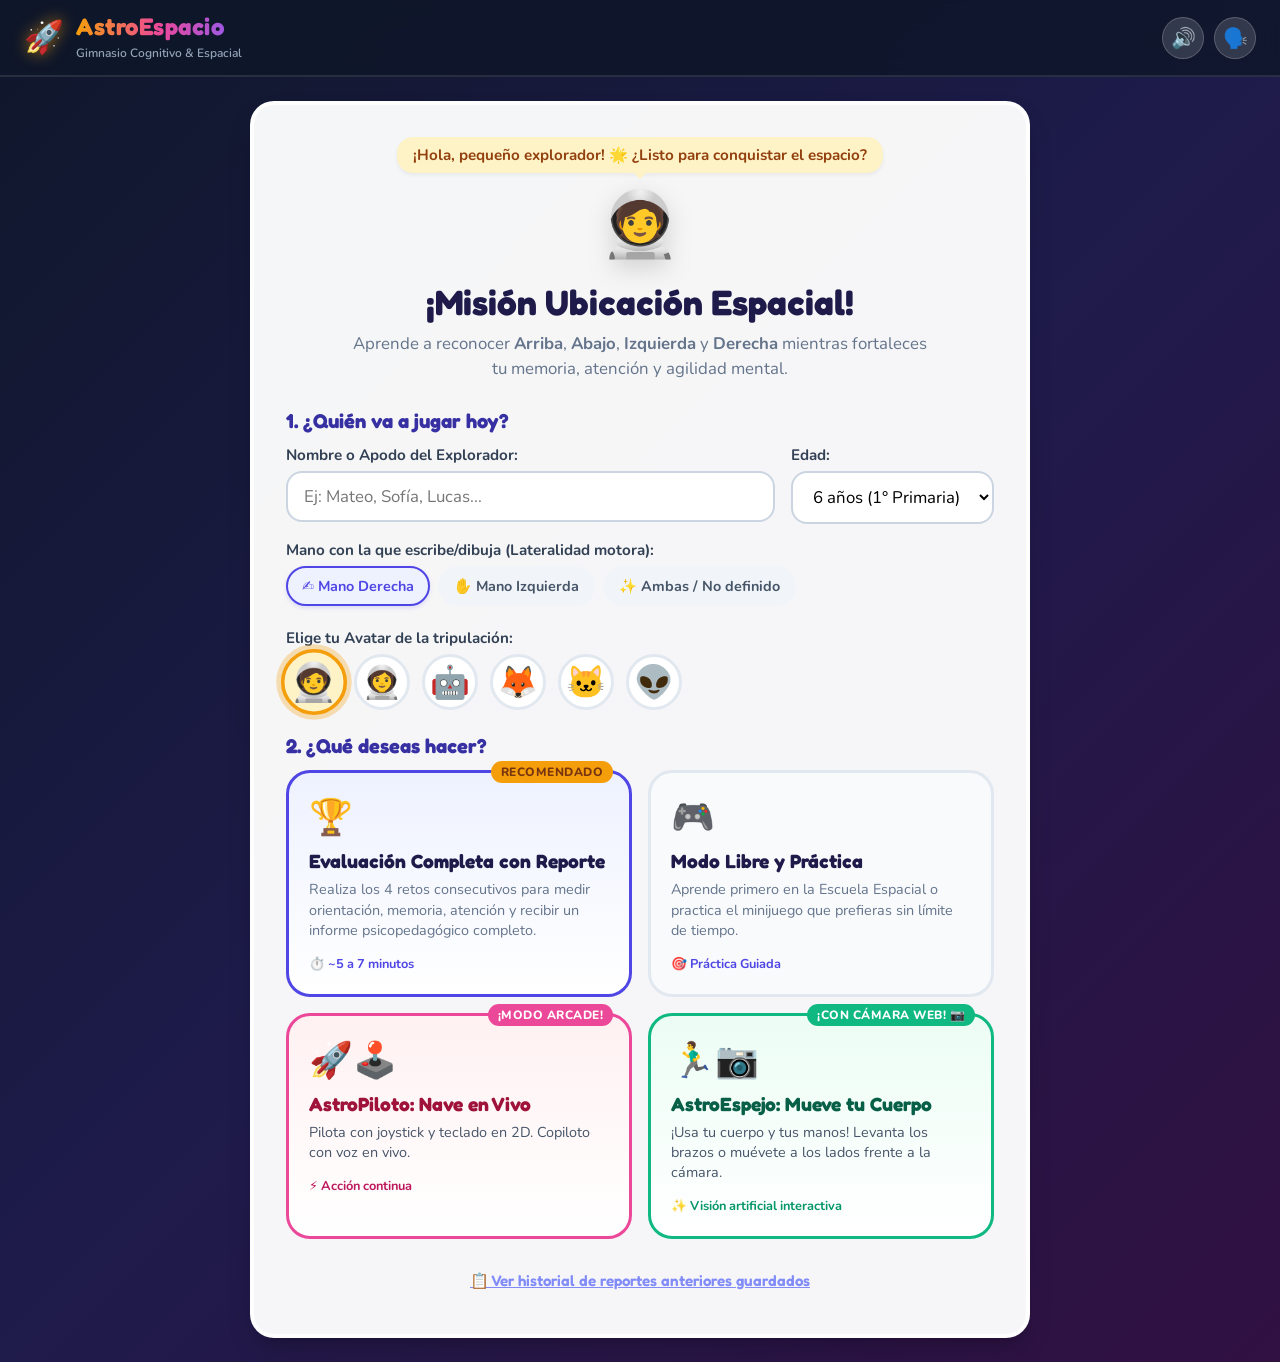
<file: index.html>
<!DOCTYPE html>
<html lang="es">
<head>
  <meta charset="UTF-8">
  <meta name="viewport" content="width=device-width, initial-scale=1.0">
  <title>AstroEspacio: Evaluación & Aprendizaje de Ubicación Espacial Infantil</title>
  <meta name="description" content="Plataforma interactiva para evaluar y fortalecer la orientación espacial (derecha, izquierda, arriba, abajo) y habilidades cognitivas en niños con reporte pedagógico.">
  <link rel="preconnect" href="https://fonts.googleapis.com">
  <link rel="preconnect" href="https://fonts.gstatic.com" crossorigin>
  <link href="https://fonts.googleapis.com/css2?family=Fredoka:wght@400;500;600;700&family=Nunito:wght@400;600;700;800;900&display=swap" rel="stylesheet">
  <link rel="stylesheet" href="css/styles.css">
</head>
<body>
  <!-- Canvas para confeti -->
  <canvas id="confettiCanvas"></canvas>

  <!-- Barra de navegación superior -->
  <header class="top-nav no-print">
    <div class="nav-brand" id="navHomeBtn">
      <span class="brand-icon">🚀</span>
      <div class="brand-text">
        <span class="brand-title">AstroEspacio</span>
        <span class="brand-sub">Gimnasio Cognitivo & Espacial</span>
      </div>
    </div>

    <div class="nav-player-pill hidden" id="navPlayerPill">
      <span class="player-avatar-badge" id="navPlayerAvatar">🧑‍🚀</span>
      <span class="player-name-badge" id="navPlayerName">Explorador</span>
      <span class="stars-counter">⭐ <span id="navStarsCount">0</span></span>
    </div>

    <div class="nav-controls">
      <button class="icon-btn" id="soundToggleBtn" title="Activar/Silenciar sonido" aria-label="Sonido">
        <span id="soundIcon">🔊</span>
      </button>
      <button class="icon-btn" id="voiceToggleBtn" title="Activar/Silenciar voz guía" aria-label="Voz">
        <span id="voiceIcon">🗣️</span>
      </button>
      <button class="btn btn-outline btn-sm hidden" id="exitGameBtn">
        ⬅ Salir al Menú
      </button>
    </div>
  </header>

  <!-- Contenedor Principal de Vistas -->
  <main class="main-container">

    <!-- ========================================== -->
    <!-- 1. PANTALLA DE BIENVENIDA / PERFIL DEL NIÑO -->
    <!-- ========================================== -->
    <section class="screen active" id="screenWelcome">
      <div class="welcome-card card">
        <div class="hero-header">
          <div class="mascot-animation">
            <div class="mascot-bubble">¡Hola, pequeño explorador! 🌟 ¿Listo para conquistar el espacio?</div>
            <div class="mascot-character" id="mainMascot">🧑‍🚀</div>
          </div>
          <h1 class="hero-title">¡Misión Ubicación Espacial!</h1>
          <p class="hero-desc">
            Aprende a reconocer <strong>Arriba</strong>, <strong>Abajo</strong>, <strong>Izquierda</strong> y <strong>Derecha</strong> mientras fortaleces tu memoria, atención y agilidad mental.
          </p>
        </div>

        <form id="childProfileForm" class="profile-form" onsubmit="event.preventDefault();">
          <h2 class="form-section-title">1. ¿Quién va a jugar hoy?</h2>
          
          <div class="form-row">
            <div class="form-group flex-1">
              <label for="childName">Nombre o Apodo del Explorador:</label>
              <input type="text" id="childName" placeholder="Ej: Mateo, Sofía, Lucas..." required maxlength="25">
            </div>

            <div class="form-group">
              <label for="childAge">Edad:</label>
              <select id="childAge" required>
                <option value="4">4 años (Inicial)</option>
                <option value="5">5 años (Preescolar)</option>
                <option value="6" selected>6 años (1° Primaria)</option>
                <option value="7">7 años (2° Primaria)</option>
                <option value="8">8 años (3° Primaria)</option>
                <option value="9">9+ años (Primaria)</option>
              </select>
            </div>
          </div>

          <div class="form-row">
            <div class="form-group flex-1">
              <label>Mano con la que escribe/dibuja (Lateralidad motora):</label>
              <div class="radio-pill-group">
                <label class="radio-pill">
                  <input type="radio" name="childHand" value="diestro" checked>
                  <span>✍️ Mano Derecha</span>
                </label>
                <label class="radio-pill">
                  <input type="radio" name="childHand" value="zurdo">
                  <span>✋ Mano Izquierda</span>
                </label>
                <label class="radio-pill">
                  <input type="radio" name="childHand" value="ambidiestro">
                  <span>✨ Ambas / No definido</span>
                </label>
              </div>
            </div>
          </div>

          <div class="form-group">
            <label>Elige tu Avatar de la tripulación:</label>
            <div class="avatar-selector" id="avatarSelector">
              <button type="button" class="avatar-opt selected" data-avatar="🧑‍🚀">🧑‍🚀</button>
              <button type="button" class="avatar-opt" data-avatar="👩‍🚀">👩‍🚀</button>
              <button type="button" class="avatar-opt" data-avatar="🤖">🤖</button>
              <button type="button" class="avatar-opt" data-avatar="🦊">🦊</button>
              <button type="button" class="avatar-opt" data-avatar="🐱">🐱</button>
              <button type="button" class="avatar-opt" data-avatar="👽">👽</button>
            </div>
          </div>

          <div class="mode-selection-container">
            <h2 class="form-section-title">2. ¿Qué deseas hacer?</h2>
            <div class="mode-cards">
              <div class="mode-card featured" id="startFullEvalBtn">
                <div class="mode-badge">Recomendado</div>
                <div class="mode-icon">🏆</div>
                <div class="mode-info">
                  <h3>Evaluación Completa con Reporte</h3>
                  <p>Realiza los 4 retos consecutivos para medir orientación, memoria, atención y recibir un informe psicopedagógico completo.</p>
                  <span class="mode-tag">⏱️ ~5 a 7 minutos</span>
                </div>
              </div>

              <div class="mode-card" id="startFreeModeBtn">
                <div class="mode-icon">🎮</div>
                <div class="mode-info">
                  <h3>Modo Libre y Práctica</h3>
                  <p>Aprende primero en la Escuela Espacial o practica el minijuego que prefieras sin límite de tiempo.</p>
                  <span class="mode-tag">🎯 Práctica Guiada</span>
                </div>
              </div>

              <!-- Tarjeta de Juego Arcade Interactivo en Tiempo Real -->
              <a href="aventura.html" class="mode-card" style="text-decoration: none; border-color: #EC4899; background: linear-gradient(180deg, #FFF1F2 0%, #FFFFFF 100%);">
                <div class="mode-badge" style="background: #EC4899; color: white;">¡Modo Arcade!</div>
                <div class="mode-icon">🚀🕹️</div>
                <div class="mode-info">
                  <h3 style="color: #9F1239;">AstroPiloto: Nave en Vivo</h3>
                  <p style="color: #475569;">Pilota con joystick y teclado en 2D. Copiloto con voz en vivo.</p>
                  <span class="mode-tag" style="color: #BE185D;">⚡ Acción continua</span>
                </div>
              </a>

              <!-- Tarjeta de Juego con Cámara Web y Movimiento Corporal -->
              <a href="camara.html" class="mode-card" style="text-decoration: none; border-color: #10B981; background: linear-gradient(180deg, #ECFDF5 0%, #FFFFFF 100%);">
                <div class="mode-badge" style="background: #10B981; color: white;">¡Con Cámara Web! 📷</div>
                <div class="mode-icon">🏃‍♂️📷</div>
                <div class="mode-info">
                  <h3 style="color: #065F46;">AstroEspejo: Mueve tu Cuerpo</h3>
                  <p style="color: #475569;">¡Usa tu cuerpo y tus manos! Levanta los brazos o muévete a los lados frente a la cámara.</p>
                  <span class="mode-tag" style="color: #059669;">✨ Visión artificial interactiva</span>
                </div>
              </a>
            </div>
          </div>

          <!-- Historial de reportes previos guardados -->
          <div class="history-quick-link" id="viewSavedReportsBtnContainer">
            <button type="button" class="btn btn-ghost" id="viewSavedReportsBtn">
              📋 Ver historial de reportes anteriores guardados
            </button>
          </div>
        </form>
      </div>
    </section>

    <!-- ========================================== -->
    <!-- 2. PANTALLA: MENÚ DE ACTIVIDADES / MODO LIBRE -->
    <!-- ========================================== -->
    <section class="screen hidden" id="screenMenu">
      <div class="menu-container">
        <div class="section-banner">
          <h2>Centro de Entrenamiento Galáctico</h2>
          <p>Selecciona una estación espacial para entrenar o inicia la evaluación completa.</p>
        </div>

        <div class="games-grid">
          <!-- Tarjeta 0: Escuela Espacial / Tutorial -->
          <div class="game-card learn-card" data-action="tutorial">
            <div class="game-card-badge tutorial-badge">Aprender</div>
            <div class="game-card-icon">🎓</div>
            <h3 class="game-card-title">1. Escuela Espacial</h3>
            <p class="game-card-desc">Aprende con animaciones y voz qué es Arriba, Abajo, Izquierda y Derecha.</p>
            <div class="game-card-tags">
              <span>Conceptos básicos</span>
              <span>Con voz guiada</span>
            </div>
            <button class="btn btn-secondary w-100">Entrar a Clase 📚</button>
          </div>

          <!-- Tarjeta 1: Estación de Dirección -->
          <div class="game-card" data-action="game-direct">
            <div class="game-card-badge">Orientación Absoluta</div>
            <div class="game-card-icon">🧭</div>
            <h3 class="game-card-title">2. El Radar de las Estrellas</h3>
            <p class="game-card-desc">Escucha la orden y toca rápido hacia dónde debe volar el cohete espacial.</p>
            <div class="game-card-tags">
              <span>Orientación cardinal</span>
              <span>Discriminación auditiva</span>
            </div>
            <button class="btn btn-primary w-100">Jugar Radar 🌟</button>
          </div>

          <!-- Tarjeta 2: Laberinto -->
          <div class="game-card" data-action="game-maze">
            <div class="game-card-badge">Memoria y Planificación</div>
            <div class="game-card-icon">🧩</div>
            <h3 class="game-card-title">3. El Laberinto Cósmico</h3>
            <p class="game-card-desc">Programa los pasos del astronauta para recoger los cristales y llegar a la nave.</p>
            <div class="game-card-tags">
              <span>Planificación espacial</span>
              <span>Memoria de trabajo</span>
            </div>
            <button class="btn btn-primary w-100">Jugar Laberinto 🚀</button>
          </div>

          <!-- Tarjeta 3: Reacción Rápida -->
          <div class="game-card" data-action="game-reaction">
            <div class="game-card-badge">Atención e Impulsividad</div>
            <div class="game-card-icon">⚡</div>
            <h3 class="game-card-title">4. Reflejos de Asteroide</h3>
            <p class="game-card-desc">¡Reacciona a la dirección correcta antes de que se escape la estrella fugaz!</p>
            <div class="game-card-tags">
              <span>Velocidad de procesamiento</span>
              <span>Control inhibitorio</span>
            </div>
            <button class="btn btn-primary w-100">Jugar Reflejos ⚡</button>
          </div>

          <!-- Tarjeta 4: Perspectiva y Espejo -->
          <div class="game-card" data-action="game-perspective">
            <div class="game-card-badge">Lateralidad Relativa</div>
            <div class="game-card-icon">🪞</div>
            <h3 class="game-card-title">5. El Espejo del Robot</h3>
            <p class="game-card-desc">¿Qué mano tiene levantada el robot amigo? Aprende izquierda y derecha en otros.</p>
            <div class="game-card-tags">
              <span>Descentración espacial</span>
              <span>Rotación mental</span>
            </div>
          <!-- Tarjeta 5: AstroPiloto Aventura Interactiva en Tiempo Real -->
          <div class="game-card" style="border-color: #EC4899; background: linear-gradient(180deg, #FDF2F8 0%, #FFFFFF 100%);">
            <div class="game-card-badge" style="background: #FCE7F3; color: #BE185D;">¡En Tiempo Real! ⚡</div>
            <div class="game-card-icon">🚀🕹️</div>
            <h3 class="game-card-title">6. AstroPiloto (Simulador)</h3>
            <p class="game-card-desc">¡Pilota una nave espacial en vivo! Usa el joystick o las flechas para responder a las órdenes de tu copiloto.</p>
            <div class="game-card-tags">
              <span>Física 2D continua</span>
              <span>Joystick táctil</span>
              <span>Voz en vivo</span>
            </div>
            <a href="aventura.html" class="btn btn-primary w-100" style="background: linear-gradient(180deg, #EC4899 0%, #DB2777 100%); box-shadow: 0 4px 0 #9D174D; text-decoration: none;">
              ¡Pilotar Nave en Vivo! 🚀
            </a>
          </div>

          <!-- Tarjeta 6: AstroEspejo con Cámara Web -->
          <div class="game-card" style="border-color: #10B981; background: linear-gradient(180deg, #ECFDF5 0%, #FFFFFF 100%);">
            <div class="game-card-badge" style="background: #D1FAE5; color: #065F46;">¡Con Cámara Web! 📷</div>
            <div class="game-card-icon">🏃‍♂️📷</div>
            <h3 class="game-card-title">7. AstroAmigos con Cámara</h3>
            <p class="game-card-desc">¡Toca al Pingüinito, Pandita, Elefantito y Lobito con tus manos y tu cuerpo frente a la cámara web!</p>
            <div class="game-card-tags">
              <span>Visión artificial</span>
              <span>Movimiento corporal</span>
              <span>Reporte psicomotor</span>
            </div>
            <a href="camara.html" class="btn btn-secondary w-100" style="text-decoration: none;">
              ¡Jugar con la Cámara! 📷
            </a>
          </div>
        </div>

        <div class="menu-bottom-cta">
          <div class="cta-banner">
            <div>
              <h3>¿Listo para tu prueba oficial?</h3>
              <p>Mide todas tus destrezas y genera tu reporte psicopedagógico con medalla.</p>
            </div>
            <button class="btn btn-gold btn-lg" id="btnLaunchFullEvalFromMenu">
              🏆 Iniciar Evaluación Completa
            </button>
          </div>
        </div>
      </div>
    </section>

    <!-- ========================================== -->
    <!-- 3. PANTALLA: ESCUELA ESPACIAL (TUTORIAL)   -->
    <!-- ========================================== -->
    <section class="screen hidden" id="screenTutorial">
      <div class="tutorial-wrapper card">
        <div class="tutorial-header">
          <div class="step-indicator">
            <span class="step-dot active" data-step="0"></span>
            <span class="step-dot" data-step="1"></span>
            <span class="step-dot" data-step="2"></span>
            <span class="step-dot" data-step="3"></span>
          </div>
          <button class="icon-btn voice-repeat-btn" id="tutorialRepeatVoiceBtn" title="Repetir voz">
            🔊 Escuchar
          </button>
        </div>

        <div class="tutorial-content" id="tutorialContent">
          <!-- Contenido dinámico inyectado por JS -->
        </div>

        <div class="tutorial-controls">
          <button class="btn btn-outline" id="tutorialPrevBtn" disabled>⬅ Anterior</button>
          <button class="btn btn-primary btn-lg" id="tutorialNextBtn">Siguiente ➡</button>
        </div>
      </div>
    </section>

    <!-- ========================================== -->
    <!-- 4. PANTALLA: JUEGO 1 - RADAR DE DIRECCIONES -->
    <!-- ========================================== -->
    <section class="screen hidden" id="screenGameDirect">
      <div class="game-screen-layout">
        <!-- Barra de progreso del juego -->
        <div class="game-status-bar">
          <div class="status-left">
            <span class="game-tag">Misión: Radar Espacial</span>
            <span class="round-counter">Pregunta <span id="directCurrentRound">1</span> de <span id="directTotalRounds">8</span></span>
          </div>
          <div class="progress-bar-wrapper">
            <div class="progress-bar-fill" id="directProgressBar"></div>
          </div>
          <div class="status-right">
            <span class="score-display">⭐ <span id="directScore">0</span></span>
          </div>
        </div>

        <!-- Instrucción con botón de voz para niños -->
        <div class="instruction-banner">
          <button class="voice-btn-large" id="directVoiceBtn" title="Escuchar orden">
            <span class="pulse-ring"></span>
            🔊
          </button>
          <div class="instruction-text-box">
            <span class="instruction-label">Instrucción:</span>
            <h2 class="instruction-text" id="directInstructionText">¡Toca la dirección ARRIBA!</h2>
          </div>
        </div>

        <!-- Escena Interactiva de Dirección -->
        <div class="direct-arena-container">
          <div class="direct-cross-pad">
            <!-- Arriba -->
            <button class="direction-target target-up" data-dir="arriba" id="targetUp">
              <span class="dir-icon">⬆️</span>
              <span class="dir-text">ARRIBA</span>
              <span class="dir-visual-hint">☁️ Sol / Cielo</span>
            </button>

            <!-- Centro con Cohete -->
            <div class="direct-center-anchor" id="directCenterRocket">
              <div class="rocket-character">🚀</div>
              <span class="center-label">CENTRO</span>
            </div>

            <!-- Abajo -->
            <button class="direction-target target-down" data-dir="abajo" id="targetDown">
              <span class="dir-icon">⬇️</span>
              <span class="dir-text">ABAJO</span>
              <span class="dir-visual-hint">🌱 Tierra / Planeta</span>
            </button>

            <!-- Izquierda -->
            <button class="direction-target target-left" data-dir="izquierda" id="targetLeft">
              <span class="dir-icon">⬅️</span>
              <span class="dir-text">IZQUIERDA</span>
              <span class="dir-visual-hint">🔴 Pulsera Roja</span>
            </button>

            <!-- Derecha -->
            <button class="direction-target target-right" data-dir="derecha" id="targetRight">
              <span class="dir-icon">➡️</span>
              <span class="dir-text">DERECHA</span>
              <span class="dir-visual-hint">🟢 Pulsera Verde</span>
            </button>
          </div>
        </div>

        <div class="feedback-toast hidden" id="directFeedback"></div>
      </div>
    </section>

    <!-- ========================================== -->
    <!-- 5. PANTALLA: JUEGO 2 - LABERINTO CÓSMICO   -->
    <!-- ========================================== -->
    <section class="screen hidden" id="screenGameMaze">
      <div class="game-screen-layout">
        <div class="game-status-bar">
          <div class="status-left">
            <span class="game-tag">Misión: Laberinto Cósmico</span>
            <span class="round-counter">Nivel <span id="mazeCurrentLevel">1</span> de <span id="mazeTotalLevels">4</span></span>
          </div>
          <div class="progress-bar-wrapper">
            <div class="progress-bar-fill" id="mazeProgressBar"></div>
          </div>
          <div class="status-right">
            <span class="score-display">💎 <span id="mazeGemsCount">0</span> / <span id="mazeTotalGems">0</span></span>
          </div>
        </div>

        <div class="instruction-banner">
          <button class="voice-btn-large" id="mazeVoiceBtn" title="Escuchar objetivo">
            <span class="pulse-ring"></span>
            🔊
          </button>
          <div class="instruction-text-box">
            <span class="instruction-label">Tu Misión:</span>
            <h2 class="instruction-text" id="mazeInstructionText">Guía al astronauta con las flechas hasta la nave espacial recolectando los cristales.</h2>
          </div>
        </div>

        <div class="maze-play-area">
          <div class="maze-board-wrapper">
            <div class="maze-grid" id="mazeGrid">
              <!-- Celdas creadas dinámicamente -->
            </div>
          </div>

          <!-- Controles de Navegación Espacial táctiles y grandes -->
          <div class="maze-controls-panel">
            <h4 class="controls-title">Controles Espaciales</h4>
            <div class="d-pad">
              <button class="d-pad-btn d-up" data-move="arriba" id="dpadUp" aria-label="Mover arriba">
                <span>⬆️</span>
                <small>Arriba</small>
              </button>
              <div class="d-pad-row">
                <button class="d-pad-btn d-left" data-move="izquierda" id="dpadLeft" aria-label="Mover izquierda">
                  <span>⬅️</span>
                  <small>Izquierda</small>
                </button>
                <div class="d-pad-center">🎮</div>
                <button class="d-pad-btn d-right" data-move="derecha" id="dpadRight" aria-label="Mover derecha">
                  <span>➡️</span>
                  <small>Derecha</small>
                </button>
              </div>
              <button class="d-pad-btn d-down" data-move="abajo" id="dpadDown" aria-label="Mover abajo">
                <span>⬇️</span>
                <small>Abajo</small>
              </button>
            </div>
            <p class="keyboard-tip">💡 También puedes usar las <strong>flechas del teclado</strong>.</p>
          </div>
        </div>

        <div class="feedback-toast hidden" id="mazeFeedback"></div>
      </div>
    </section>

    <!-- ========================================== -->
    <!-- 6. PANTALLA: JUEGO 3 - REFLEJOS / ATENCIÓN -->
    <!-- ========================================== -->
    <section class="screen hidden" id="screenGameReaction">
      <div class="game-screen-layout">
        <div class="game-status-bar">
          <div class="status-left">
            <span class="game-tag">Misión: Reflejos de Asteroide</span>
            <span class="round-counter">Estímulo <span id="reactRoundCounter">1</span> de <span id="reactTotalRounds">10</span></span>
          </div>
          <div class="progress-bar-wrapper">
            <div class="progress-bar-fill" id="reactProgressBar"></div>
          </div>
          <div class="status-right">
            <span class="score-display">⚡ <span id="reactAvgTime">0</span> ms</span>
          </div>
        </div>

        <div class="instruction-banner">
          <button class="voice-btn-large" id="reactVoiceBtn" title="Escuchar regla">
            <span class="pulse-ring"></span>
            🔊
          </button>
          <div class="instruction-text-box">
            <span class="instruction-label">Regla de Reflejo:</span>
            <h2 class="instruction-text" id="reactInstructionText">¡Mira la flecha y presiona el botón hacia donde apunta tan rápido como puedas!</h2>
          </div>
        </div>

        <div class="reaction-arena">
          <!-- Temporizador visual circular -->
          <div class="stimulus-display" id="reactionStimulusDisplay">
            <div class="stimulus-card" id="stimulusCard">
              <span class="stimulus-waiting">¡Prepárate! 👀</span>
            </div>
            <div class="time-gauge">
              <div class="time-gauge-fill" id="reactTimeBar"></div>
            </div>
          </div>

          <!-- Botones de respuesta rápida -->
          <div class="reaction-buttons-grid">
            <button class="react-btn react-left" data-dir="izquierda" id="reactBtnLeft">
              <span class="react-icon">⬅️</span>
              <span class="react-label">IZQUIERDA</span>
            </button>
            <button class="react-btn react-up" data-dir="arriba" id="reactBtnUp">
              <span class="react-icon">⬆️</span>
              <span class="react-label">ARRIBA</span>
            </button>
            <button class="react-btn react-down" data-dir="abajo" id="reactBtnDown">
              <span class="react-icon">⬇️</span>
              <span class="react-label">ABAJO</span>
            </button>
            <button class="react-btn react-right" data-dir="derecha" id="reactBtnRight">
              <span class="react-icon">➡️</span>
              <span class="react-label">DERECHA</span>
            </button>
          </div>
        </div>

        <div class="feedback-toast hidden" id="reactFeedback"></div>
      </div>
    </section>

    <!-- ========================================== -->
    <!-- 7. PANTALLA: JUEGO 4 - PERSPECTIVA / ESPEJO -->
    <!-- ========================================== -->
    <section class="screen hidden" id="screenGamePerspective">
      <div class="game-screen-layout">
        <div class="game-status-bar">
          <div class="status-left">
            <span class="game-tag">Misión: El Espejo del Robot</span>
            <span class="round-counter">Reto <span id="perspRoundCounter">1</span> de <span id="perspTotalRounds">6</span></span>
          </div>
          <div class="progress-bar-wrapper">
            <div class="progress-bar-fill" id="perspProgressBar"></div>
          </div>
          <div class="status-right">
            <span class="score-display">⭐ <span id="perspScore">0</span></span>
          </div>
        </div>

        <div class="instruction-banner">
          <button class="voice-btn-large" id="perspVoiceBtn" title="Escuchar pregunta">
            <span class="pulse-ring"></span>
            🔊
          </button>
          <div class="instruction-text-box">
            <span class="instruction-label">Pregunta de Perspectiva:</span>
            <h2 class="instruction-text" id="perspInstructionText">El robot te mira de frente. ¿Qué mano tiene levantada?</h2>
          </div>
        </div>

        <div class="perspective-arena">
          <div class="robot-stage-box" id="robotStage">
            <!-- Visualización dinámica del Robot con brazo levantado -->
            <div class="robot-character-frame">
              <div class="robot-svg-container" id="robotSvgContainer">
                <!-- SVG animado inyectado por JS -->
              </div>
              <div class="robot-orientation-pill" id="robotOrientationBadge">Mirando hacia TI (Frente a frente)</div>
            </div>
          </div>

          <div class="perspective-choice-panel">
            <p class="choice-prompt">Elige la respuesta correcta:</p>
            <div class="perspective-buttons">
              <button class="btn btn-choice choice-left" data-hand="izquierda" id="choiceLeftHand">
                <span class="hand-symbol">✋</span>
                <span class="hand-name">Mano IZQUIERDA del Robot</span>
                <span class="hand-hint">(Lado de su corazón)</span>
              </button>

              <button class="btn btn-choice choice-right" data-hand="derecha" id="choiceRightHand">
                <span class="hand-symbol">🤚</span>
                <span class="hand-name">Mano DERECHA del Robot</span>
                <span class="hand-hint">(Lado contrario a tu derecha)</span>
              </button>
            </div>
          </div>
        </div>

        <div class="feedback-toast hidden" id="perspFeedback"></div>
      </div>
    </section>

    <!-- ========================================== -->
    <!-- 8. PANTALLA: REPORTE COGNITIVO INTEGRAL    -->
    <!-- ========================================== -->
    <section class="screen hidden" id="screenReport">
      <div class="report-container">
        
        <!-- Barra de acciones del reporte -->
        <div class="report-action-bar no-print">
          <button class="btn btn-outline" id="reportBackMenuBtn">⬅ Volver al Menú</button>
          <div class="report-actions-right">
            <button class="btn btn-secondary" id="reportPlayAgainBtn">🔄 Repetir Evaluación</button>
            <button class="btn btn-primary" id="reportPrintBtn">🖨️ Imprimir / Guardar en PDF</button>
          </div>
        </div>

        <!-- Documento de Reporte Oficial (optimizado para pantalla e impresión A4) -->
        <article class="report-sheet" id="printableReportSheet">
          
          <!-- Encabezado Clínico / Pedagógico -->
          <header class="report-doc-header">
            <div class="report-brand">
              <span class="report-logo">🧠🚀</span>
              <div>
                <h1 class="report-main-title">INFORME DE EVALUACIÓN PSICOPEDAGÓGICA</h1>
                <p class="report-subtitle">Desarrollo de Ubicación Espacial y Funciones Cognitivas en la Infancia</p>
              </div>
            </div>
            <div class="report-meta-box">
              <div><strong>Fecha:</strong> <span id="repDate">--/--/----</span></div>
              <div><strong>Hora:</strong> <span id="repTime">--:--</span></div>
              <div><strong>Folio ID:</strong> <span id="repFolio">ASTRO-0000</span></div>
            </div>
          </header>

          <!-- Ficha de Datos del Niño -->
          <section class="report-section child-info-grid">
            <div class="info-cell">
              <span class="cell-label">Nombre del Explorador(a):</span>
              <span class="cell-value" id="repChildName">Mateo</span>
            </div>
            <div class="info-cell">
              <span class="cell-label">Edad cronológica:</span>
              <span class="cell-value" id="repChildAge">6 años</span>
            </div>
            <div class="info-cell">
              <span class="cell-label">Dominancia Motriz Reportada:</span>
              <span class="cell-value" id="repChildHand">Diestro</span>
            </div>
            <div class="info-cell">
              <span class="cell-label">Tiempo total de sesión:</span>
              <span class="cell-value" id="repDuration">5 min 20 s</span>
            </div>
          </section>

          <!-- Resumen de Nivel Global -->
          <section class="report-section global-index-section">
            <div class="index-score-box">
              <div class="circular-score-wrapper">
                <svg viewBox="0 0 100 100" class="score-circular-svg">
                  <circle class="score-circle-bg" cx="50" cy="50" r="42"></circle>
                  <circle class="score-circle-progress" id="repCircleScore" cx="50" cy="50" r="42"></circle>
                </svg>
                <div class="score-number-inside">
                  <span id="repGlobalScore">92</span>
                  <small>/100</small>
                </div>
              </div>
              <div class="index-details">
                <span class="index-badge" id="repGlobalLevelBadge">Nivel Consolidado</span>
                <h3 class="index-title" id="repGlobalLevelTitle">Madurez Espacial Óptima para su Rango Etario</h3>
                <p class="index-summary" id="repGlobalSummary">
                  El niño demuestra una comprensión sólida de las relaciones espaciales básicas y muestra gran capacidad de planificación y control atencional.
                </p>
              </div>
            </div>
          </section>

          <!-- Gráfico de Radar de Competencias Cognitivas -->
          <section class="report-section">
            <h2 class="section-heading">1. Perfil Neurocognitivo y Dimensional</h2>
            <div class="chart-and-table-layout">
              <div class="radar-chart-container">
                <canvas id="radarChartCanvas" width="340" height="300"></canvas>
                <div class="chart-caption">Polígono de Rendimiento por Habilidad (%)</div>
              </div>

              <div class="skills-breakdown-table">
                <table class="report-table">
                  <thead>
                    <tr>
                      <th>Dimensión Cognitiva</th>
                      <th>Puntaje</th>
                      <th>Tiempo Medio</th>
                      <th>Diagnóstico Etario</th>
                    </tr>
                  </thead>
                  <tbody id="repTableBody">
                    <!-- Filas inyectadas dinámicamente -->
                  </tbody>
                </table>
              </div>
            </div>
          </section>

          <!-- Análisis Específico de Ubicación Espacial -->
          <section class="report-section">
            <h2 class="section-heading">2. Análisis de Coordenadas: Vertical vs Lateral</h2>
            <div class="axes-comparison-grid">
              <div class="axis-card">
                <div class="axis-icon">↕️</div>
                <div class="axis-content">
                  <h4>Eje Vertical (Arriba / Abajo)</h4>
                  <div class="progress-bar-sm"><div class="bar-fill" id="repBarVertical" style="width: 90%;"></div></div>
                  <p id="repTextVertical">Dominio consolidado. Distingue con rapidez y naturalidad el plano superior e inferior.</p>
                </div>
              </div>

              <div class="axis-card">
                <div class="axis-icon">↔️</div>
                <div class="axis-content">
                  <h4>Eje Lateral (Izquierda / Derecha)</h4>
                  <div class="progress-bar-sm"><div class="bar-fill" id="repBarLateral" style="width: 75%;"></div></div>
                  <p id="repTextLateral">En proceso evolutivo. La diferenciación izquierda-derecha presenta vacilaciones esperadas a esta edad.</p>
                </div>
              </div>

              <div class="axis-card">
                <div class="axis-icon">🪞</div>
                <div class="axis-content">
                  <h4>Descentración / Perspectiva Externa</h4>
                  <div class="progress-bar-sm"><div class="bar-fill" id="repBarPerspective" style="width: 70%;"></div></div>
                  <p id="repTextPerspective">Capacidad de reconocer la orientación en otro individuo u objeto especular.</p>
                </div>
              </div>
            </div>
          </section>

          <!-- Recomendaciones Pedagógicas Personalizadas -->
          <section class="report-section">
            <h2 class="section-heading">3. Orientaciones y Recomendaciones Prácticas (Casa y Escuela)</h2>
            <div class="recommendations-container" id="repRecommendationsList">
              <!-- Recomendaciones inyectadas dinámicamente -->
            </div>
          </section>

          <!-- Diploma para el Niño -->
          <section class="report-section diploma-wrapper">
            <div class="diploma-box">
              <div class="diploma-corner corner-tl">⭐</div>
              <div class="diploma-corner corner-tr">⭐</div>
              <div class="diploma-corner corner-bl">⭐</div>
              <div class="diploma-corner corner-br">⭐</div>
              
              <div class="diploma-header">
                <span class="diploma-medal">🥇</span>
                <h2>DIPLOMA OFICIAL DE NAVEGANTE ESPACIAL</h2>
              </div>
              <p class="diploma-text">Se otorga con orgullo al intrépido explorador(a):</p>
              <div class="diploma-child-name" id="diplomaName">MATEO</div>
              <p class="diploma-desc">
                Por demostrar gran valentía, brillante memoria, rápidos reflejos y excelente dominio del espacio cósmico (Arriba, Abajo, Izquierda y Derecha).
              </p>
              <div class="diploma-signature-row">
                <div class="signature-col">
                  <div class="sig-line">🚀 Centro AstroEspacial</div>
                  <span>Certificación de Habilidad</span>
                </div>
                <div class="signature-seal">
                  <div class="seal-inner">MISIÓN<br>CUMPLIDA</div>
                </div>
                <div class="signature-col">
                  <div class="sig-line" id="diplomaDate">13 Octubre 2026</div>
                  <span>Fecha de Graduación</span>
                </div>
              </div>
            </div>
          </section>

          <footer class="report-doc-footer">
            <p>Este informe es una herramienta pedagógica y de tamizaje lúdico de orientación espacial y funciones ejecutivas. No constituye un diagnóstico médico o neurológico aislado.</p>
          </footer>
        </article>
      </div>
    </section>

    <!-- ========================================== -->
    <!-- 9. MODAL: HISTORIAL DE SESIONES GUARDADAS  -->
    <!-- ========================================== -->
    <div class="modal-backdrop hidden" id="historyModal">
      <div class="modal-window card">
        <div class="modal-header">
          <h3>📁 Historial de Evaluaciones Guardadas</h3>
          <button class="modal-close-btn" id="closeHistoryModalBtn">✕</button>
        </div>
        <div class="modal-body">
          <div id="savedReportsList" class="saved-reports-container">
            <!-- Informes guardados en localStorage -->
          </div>
        </div>
      </div>
    </div>

  </main>

  <!-- Scripts -->
  <script src="js/sound.js"></script>
  <script src="js/speech.js"></script>
  <script src="js/state.js"></script>
  <script src="js/tutorial.js"></script>
  <script src="js/game-direct.js"></script>
  <script src="js/game-maze.js"></script>
  <script src="js/game-reaction.js"></script>
  <script src="js/game-perspective.js"></script>
  <script src="js/report.js"></script>
  <script src="js/app.js"></script>
</body>
</html>
</file>
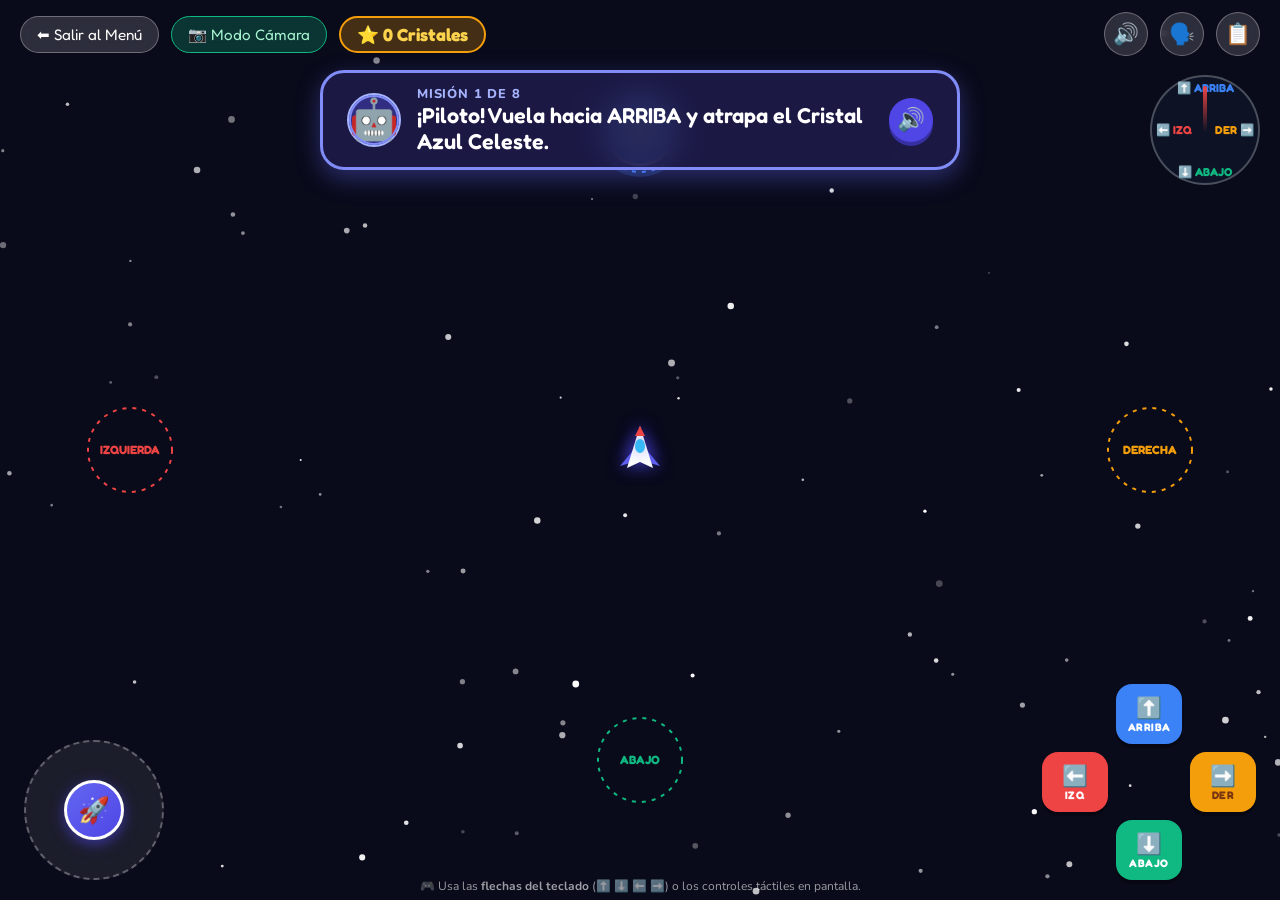
<file: aventura.html>
<!DOCTYPE html>
<html lang="es">
<head>
  <meta charset="UTF-8">
  <meta name="viewport" content="width=device-width, initial-scale=1.0, maximum-scale=1.0, user-scalable=no">
  <title>AstroPiloto: Aventura Interactiva de Ubicación Espacial</title>
  <meta name="description" content="Juego interactivo en tiempo real para niños: pilota tu nave espacial, aprende arriba, abajo, izquierda y derecha en vivo con misiones y reporte de vuelo.">
  <link rel="preconnect" href="https://fonts.googleapis.com">
  <link rel="preconnect" href="https://fonts.gstatic.com" crossorigin>
  <link href="https://fonts.googleapis.com/css2?family=Fredoka:wght@400;500;600;700&family=Nunito:wght@400;600;700;800;900&display=swap" rel="stylesheet">
  <style>
    :root {
      --primary: #4F46E5;
      --primary-light: #6366F1;
      --accent-gold: #F59E0B;
      --success: #10B981;
      --danger: #EF4444;
      --info: #06B6D4;
      --dir-up: #3B82F6;
      --dir-down: #10B981;
      --dir-left: #EF4444;
      --dir-right: #F59E0B;
      --font-fun: 'Fredoka', cursive, sans-serif;
      --font-text: 'Nunito', sans-serif;
    }

    * {
      box-sizing: border-box;
      margin: 0;
      padding: 0;
      user-select: none;
      -webkit-user-select: none;
      -webkit-tap-highlight-color: transparent;
    }

    body {
      background: #090A1A;
      color: #FFFFFF;
      font-family: var(--font-text);
      overflow: hidden;
      width: 100vw;
      height: 100vh;
      display: flex;
      flex-direction: column;
    }

    /* CANVAS DE JUEGO PRINCIPAL */
    #gameCanvas {
      position: absolute;
      top: 0;
      left: 0;
      width: 100%;
      height: 100%;
      z-index: 1;
      display: block;
    }

    /* HUD SUPERIOR */
    .hud-top {
      position: absolute;
      top: 0;
      left: 0;
      right: 0;
      z-index: 10;
      padding: 12px 20px;
      display: flex;
      justify-content: space-between;
      align-items: center;
      background: linear-gradient(180deg, rgba(9, 10, 26, 0.9) 0%, rgba(9, 10, 26, 0) 100%);
      pointer-events: none;
    }

    .hud-left, .hud-right {
      pointer-events: auto;
      display: flex;
      align-items: center;
      gap: 12px;
    }

    .btn-icon {
      background: rgba(255, 255, 255, 0.15);
      border: 1px solid rgba(255, 255, 255, 0.3);
      color: white;
      width: 44px;
      height: 44px;
      border-radius: 50%;
      display: flex;
      align-items: center;
      justify-content: center;
      font-size: 1.3rem;
      cursor: pointer;
      backdrop-filter: blur(8px);
      transition: transform 0.15s, background 0.15s;
    }

    .btn-icon:hover {
      transform: scale(1.08);
      background: rgba(255, 255, 255, 0.25);
    }

    .btn-nav-back {
      background: rgba(255, 255, 255, 0.15);
      border: 1px solid rgba(255, 255, 255, 0.3);
      color: white;
      padding: 8px 16px;
      border-radius: 20px;
      font-family: var(--font-fun);
      font-size: 0.95rem;
      cursor: pointer;
      backdrop-filter: blur(8px);
      text-decoration: none;
      display: flex;
      align-items: center;
      gap: 6px;
    }

    .hud-score-pill {
      background: rgba(245, 158, 11, 0.25);
      border: 2px solid #F59E0B;
      color: #FCD34D;
      padding: 6px 16px;
      border-radius: 20px;
      font-family: var(--font-fun);
      font-size: 1.1rem;
      font-weight: 700;
      backdrop-filter: blur(8px);
    }

    /* BANNER DE MISIÓN ACTIVA (CENTRAL) */
    .mission-banner {
      position: absolute;
      top: 70px;
      left: 50%;
      transform: translateX(-50%);
      z-index: 10;
      background: rgba(30, 27, 75, 0.88);
      border: 3px solid #818CF8;
      box-shadow: 0 8px 24px rgba(99, 102, 241, 0.4);
      border-radius: 24px;
      padding: 12px 24px;
      display: flex;
      align-items: center;
      gap: 16px;
      max-width: 90%;
      backdrop-filter: blur(12px);
      animation: floatMission 3s ease-in-out infinite alternate;
    }

    @keyframes floatMission {
      0% { transform: translateX(-50%) translateY(0); }
      100% { transform: translateX(-50%) translateY(4px); }
    }

    .copilot-avatar {
      font-size: 2.5rem;
      background: #312E81;
      width: 54px;
      height: 54px;
      border-radius: 50%;
      display: flex;
      align-items: center;
      justify-content: center;
      border: 2px solid #A5B4FC;
      flex-shrink: 0;
      position: relative;
    }

    .copilot-pulse {
      position: absolute;
      width: 100%;
      height: 100%;
      border-radius: 50%;
      border: 2px solid #818CF8;
      animation: pulse 1.8s infinite;
      pointer-events: none;
    }

    @keyframes pulse {
      0% { transform: scale(1); opacity: 1; }
      100% { transform: scale(1.4); opacity: 0; }
    }

    .mission-info {
      display: flex;
      flex-direction: column;
    }

    .mission-tag {
      font-size: 0.8rem;
      font-weight: 800;
      color: #A5B4FC;
      text-transform: uppercase;
      letter-spacing: 0.8px;
    }

    .mission-text {
      font-family: var(--font-fun);
      font-size: 1.35rem;
      color: #FFFFFF;
      font-weight: 600;
      line-height: 1.2;
    }

    .mission-voice-btn {
      background: #4F46E5;
      border: none;
      color: white;
      width: 44px;
      height: 44px;
      border-radius: 50%;
      font-size: 1.4rem;
      cursor: pointer;
      display: flex;
      align-items: center;
      justify-content: center;
      box-shadow: 0 4px 0 #3730A3;
      flex-shrink: 0;
      transition: transform 0.15s;
    }

    .mission-voice-btn:hover {
      transform: scale(1.1);
    }

    .mission-voice-btn:active {
      transform: translateY(2px);
    }

    /* BRÚJULA / RADAR CARDINAL EN ESQUINA SUPERIOR DERECHA */
    .radar-compass {
      position: absolute;
      top: 75px;
      right: 20px;
      width: 110px;
      height: 110px;
      background: rgba(15, 23, 42, 0.75);
      border: 2px solid rgba(255, 255, 255, 0.25);
      border-radius: 50%;
      z-index: 10;
      backdrop-filter: blur(8px);
      display: flex;
      align-items: center;
      justify-content: center;
      pointer-events: none;
    }

    .radar-needle {
      position: absolute;
      width: 4px;
      height: 46px;
      background: linear-gradient(180deg, #EF4444 0%, transparent 100%);
      transform-origin: 50% 100%;
      top: 9px;
      border-radius: 2px;
      transition: transform 0.15s ease-out;
    }

    .radar-label {
      position: absolute;
      font-family: var(--font-fun);
      font-size: 0.72rem;
      font-weight: 800;
    }
    .lbl-up { top: 4px; color: var(--dir-up); }
    .lbl-down { bottom: 4px; color: var(--dir-down); }
    .lbl-left { left: 4px; color: var(--dir-left); }
    .lbl-right { right: 4px; color: var(--dir-right); }

    /* CONTROLES TÁCTILES INFERIORES */
    .hud-bottom-controls {
      position: absolute;
      bottom: 20px;
      left: 0;
      right: 0;
      z-index: 10;
      display: flex;
      justify-content: space-between;
      align-items: flex-end;
      padding: 0 24px;
      pointer-events: none;
    }

    /* JOYSTICK VIRTUAL TÁCTIL */
    .virtual-joystick-zone {
      pointer-events: auto;
      width: 140px;
      height: 140px;
      background: rgba(255, 255, 255, 0.08);
      border: 2px dashed rgba(255, 255, 255, 0.3);
      border-radius: 50%;
      position: relative;
      touch-action: none;
      display: flex;
      align-items: center;
      justify-content: center;
      backdrop-filter: blur(4px);
    }

    .joystick-knob {
      width: 60px;
      height: 60px;
      background: linear-gradient(135deg, #6366F1, #4F46E5);
      border: 3px solid #FFFFFF;
      box-shadow: 0 4px 14px rgba(79, 70, 229, 0.6);
      border-radius: 50%;
      position: absolute;
      cursor: grab;
      touch-action: none;
      display: flex;
      align-items: center;
      justify-content: center;
      font-size: 1.6rem;
      transition: transform 0.05s ease-out;
    }

    /* BOTONES CARDINALES RÁPIDOS */
    .dpad-cardinal-cluster {
      pointer-events: auto;
      display: grid;
      grid-template-columns: 66px 66px 66px;
      grid-template-rows: 60px 60px 60px;
      gap: 8px;
      align-items: center;
      justify-items: center;
    }

    .btn-cardinal {
      width: 100%;
      height: 100%;
      border-radius: 16px;
      border: none;
      cursor: pointer;
      display: flex;
      flex-direction: column;
      align-items: center;
      justify-content: center;
      font-family: var(--font-fun);
      font-weight: 700;
      box-shadow: 0 4px 0 rgba(0,0,0,0.3);
      transition: all 0.1s;
    }

    .btn-cardinal:active {
      transform: translateY(3px);
      box-shadow: 0 1px 0 rgba(0,0,0,0.3);
    }

    .cardinal-up {
      grid-column: 2;
      grid-row: 1;
      background: #3B82F6;
      color: white;
    }
    .cardinal-down {
      grid-column: 2;
      grid-row: 3;
      background: #10B981;
      color: white;
    }
    .cardinal-left {
      grid-column: 1;
      grid-row: 2;
      background: #EF4444;
      color: white;
    }
    .cardinal-right {
      grid-column: 3;
      grid-row: 2;
      background: #F59E0B;
      color: #78350F;
    }

    .btn-cardinal span {
      font-size: 1.3rem;
    }
    .btn-cardinal small {
      font-size: 0.68rem;
      letter-spacing: 0.5px;
    }

    /* HINT DE TECLADO / AYUDA */
    .keyboard-guide-bar {
      position: absolute;
      bottom: 6px;
      left: 50%;
      transform: translateX(-50%);
      font-size: 0.75rem;
      color: rgba(255, 255, 255, 0.6);
      pointer-events: none;
      z-index: 10;
    }

    /* TOAST DE CELEBRACIÓN / FEEDBACK */
    .toast-popup {
      position: absolute;
      top: 140px;
      left: 50%;
      transform: translateX(-50%) scale(0.8);
      background: #10B981;
      color: white;
      font-family: var(--font-fun);
      font-size: 1.35rem;
      font-weight: 700;
      padding: 12px 28px;
      border-radius: 30px;
      box-shadow: 0 10px 25px rgba(16, 185, 129, 0.4);
      z-index: 100;
      opacity: 0;
      pointer-events: none;
      transition: all 0.25s cubic-bezier(0.34, 1.56, 0.64, 1);
    }

    .toast-popup.visible {
      opacity: 1;
      transform: translateX(-50%) scale(1);
    }

    /* MODAL DE REPORTE DE VUELO */
    .report-overlay {
      position: fixed;
      top: 0;
      left: 0;
      width: 100vw;
      height: 100vh;
      background: rgba(15, 23, 42, 0.88);
      backdrop-filter: blur(12px);
      z-index: 500;
      display: flex;
      align-items: center;
      justify-content: center;
      padding: 16px;
      opacity: 0;
      pointer-events: none;
      transition: opacity 0.3s ease;
    }

    .report-overlay.active {
      opacity: 1;
      pointer-events: auto;
    }

    .report-card {
      background: #FFFFFF;
      color: #1E293B;
      border-radius: 28px;
      max-width: 680px;
      width: 100%;
      max-height: 90vh;
      overflow-y: auto;
      padding: 32px;
      box-shadow: 0 25px 50px -12px rgba(0, 0, 0, 0.5);
      position: relative;
    }

    .report-header {
      text-align: center;
      margin-bottom: 20px;
      border-bottom: 2px solid #E2E8F0;
      padding-bottom: 16px;
    }

    .report-header h2 {
      font-family: var(--font-fun);
      font-size: 2rem;
      color: #1E1B4B;
    }

    .report-header p {
      color: #64748B;
      font-size: 0.95rem;
    }

    .report-score-box {
      background: linear-gradient(135deg, #EEF2FF 0%, #F5F3FF 100%);
      border: 2px solid #C7D2FE;
      border-radius: 20px;
      padding: 20px;
      display: flex;
      align-items: center;
      justify-content: space-around;
      margin-bottom: 24px;
      text-align: center;
    }

    .score-item h3 {
      font-family: var(--font-fun);
      font-size: 2.2rem;
      color: #4F46E5;
    }

    .score-item span {
      font-size: 0.85rem;
      color: #475569;
      font-weight: 700;
    }

    .direction-bars-grid {
      display: grid;
      grid-template-columns: 1fr 1fr;
      gap: 14px;
      margin-bottom: 24px;
    }

    .dir-bar-card {
      background: #F8FAFC;
      border: 1px solid #E2E8F0;
      border-radius: 14px;
      padding: 12px;
    }

    .dir-bar-header {
      display: flex;
      justify-content: space-between;
      font-weight: 700;
      font-size: 0.88rem;
      margin-bottom: 6px;
    }

    .dir-progress-bg {
      height: 10px;
      background: #E2E8F0;
      border-radius: 10px;
      overflow: hidden;
    }

    .dir-progress-fill {
      height: 100%;
      border-radius: 10px;
    }

    .fill-up { background: var(--dir-up); }
    .fill-down { background: var(--dir-down); }
    .fill-left { background: var(--dir-left); }
    .fill-right { background: var(--dir-right); }

    .report-recs {
      background: #FFFBEB;
      border-left: 4px solid #F59E0B;
      border-radius: 12px;
      padding: 14px;
      margin-bottom: 24px;
    }

    .report-recs h4 {
      font-family: var(--font-fun);
      color: #92400E;
      margin-bottom: 4px;
    }

    .report-recs p {
      font-size: 0.9rem;
      color: #78350F;
      line-height: 1.4;
    }

    .report-actions {
      display: flex;
      gap: 12px;
      justify-content: center;
    }

    .btn {
      font-family: var(--font-fun);
      font-size: 1.1rem;
      font-weight: 600;
      padding: 12px 24px;
      border-radius: 16px;
      border: none;
      cursor: pointer;
      display: inline-flex;
      align-items: center;
      gap: 8px;
      box-shadow: 0 4px 0 rgba(0,0,0,0.15);
      transition: transform 0.1s;
    }

    .btn:active {
      transform: translateY(2px);
    }

    .btn-primary {
      background: #4F46E5;
      color: white;
    }

    .btn-secondary {
      background: #F8FAFC;
      border: 2px solid #CBD5E1;
      color: #334155;
    }

    /* RESPONSIVE */
    @media (max-width: 768px) {
      .mission-banner {
        top: 60px;
        padding: 10px 16px;
      }
      .mission-text {
        font-size: 1.05rem;
      }
      .copilot-avatar {
        width: 44px;
        height: 44px;
        font-size: 1.8rem;
      }
      .radar-compass {
        width: 80px;
        height: 80px;
        top: 65px;
        right: 12px;
      }
      .radar-needle {
        height: 32px;
      }
      .virtual-joystick-zone {
        width: 110px;
        height: 110px;
      }
      .joystick-knob {
        width: 48px;
        height: 48px;
        font-size: 1.3rem;
      }
      .dpad-cardinal-cluster {
        grid-template-columns: 52px 52px 52px;
        grid-template-rows: 48px 48px 48px;
        gap: 6px;
      }
      .direction-bars-grid {
        grid-template-columns: 1fr;
      }
    }
  </style>
</head>
<body>

  <!-- Canvas de Simulación Espacial 2D en Tiempo Real -->
  <canvas id="gameCanvas"></canvas>

  <!-- HUD Superior -->
  <header class="hud-top">
    <div class="hud-left">
      <a href="index.html" class="btn-nav-back" title="Volver al Centro de Entrenamiento">
        ⬅ Salir al Menú
      </a>
      <a href="camara.html" class="btn-nav-back" style="background: rgba(16, 185, 129, 0.25); border-color: #10B981; color: #A7F3D0;" title="Jugar con la cámara web">
        📷 Modo Cámara
      </a>
      <div class="hud-score-pill">
        ⭐ <span id="starCounter">0</span> Cristales
      </div>
    </div>

    <div class="hud-right">
      <button class="btn-icon" id="soundToggleBtn" title="Activar/Desactivar Sonido">🔊</button>
      <button class="btn-icon" id="voiceToggleBtn" title="Activar/Desactivar Voz Copiloto">🗣️</button>
      <button class="btn-icon" id="finishMissionBtn" title="Finalizar Misión y Ver Reporte">📋</button>
    </div>
  </header>

  <!-- Banner de Misión Activa del Copiloto -->
  <div class="mission-banner" id="missionBanner">
    <div class="copilot-avatar">
      🤖
      <div class="copilot-pulse"></div>
    </div>
    <div class="mission-info">
      <span class="mission-tag" id="missionTag">Misión Activa</span>
      <div class="mission-text" id="missionText">¡Piloto, navega hacia la DERECHA para atrapar la estrella!</div>
    </div>
    <button class="mission-voice-btn" id="voiceRepeatBtn" title="Repetir orden del copiloto">
      🔊
    </button>
  </div>

  <!-- Brújula / Radar Cardinal -->
  <div class="radar-compass" id="radarCompass" title="Radar Espacial Cardinal">
    <span class="radar-label lbl-up">⬆️ ARRIBA</span>
    <span class="radar-label lbl-down">⬇️ ABAJO</span>
    <span class="radar-label lbl-left">⬅️ IZQ</span>
    <span class="radar-label lbl-right">DER ➡️</span>
    <div class="radar-needle" id="radarNeedle"></div>
  </div>

  <!-- Toast de Celebración -->
  <div class="toast-popup" id="toastPopup">¡Excelente maniobra! ⭐</div>

  <!-- Guía de teclado -->
  <div class="keyboard-guide-bar">
    🎮 Usa las <strong>flechas del teclado</strong> (⬆️ ⬇️ ⬅️ ➡️) o los controles táctiles en pantalla.
  </div>

  <!-- Controles Táctiles Inferiores -->
  <footer class="hud-bottom-controls">
    <!-- Joystick Virtual -->
    <div class="virtual-joystick-zone" id="joystickZone">
      <div class="joystick-knob" id="joystickKnob">🚀</div>
    </div>

    <!-- D-Pad Cardinal Rápido -->
    <div class="dpad-cardinal-cluster">
      <button class="btn-cardinal cardinal-up" id="btnPadUp" data-dir="arriba">
        <span>⬆️</span>
        <small>ARRIBA</small>
      </button>
      <button class="btn-cardinal cardinal-left" id="btnPadLeft" data-dir="izquierda">
        <span>⬅️</span>
        <small>IZQ</small>
      </button>
      <button class="btn-cardinal cardinal-right" id="btnPadRight" data-dir="derecha">
        <span>➡️</span>
        <small>DER</small>
      </button>
      <button class="btn-cardinal cardinal-down" id="btnPadDown" data-dir="abajo">
        <span>⬇️</span>
        <small>ABAJO</small>
      </button>
    </div>
  </footer>

  <!-- Modal de Reporte de Vuelo Interactivo -->
  <div class="report-overlay" id="reportOverlay">
    <div class="report-card">
      <div class="report-header">
        <span style="font-size: 3rem;">🎖️🚀</span>
        <h2>INFORME DE VUELO Y UBICACIÓN ESPACIAL</h2>
        <p>Evaluación de coordinación viso-motriz, agilidad mental y orientación cardinal</p>
      </div>

      <div class="report-score-box">
        <div class="score-item">
          <h3 id="repGlobalScore">95</h3>
          <span>Índice de Destreza</span>
        </div>
        <div class="score-item">
          <h3 id="repStarsCount">8</h3>
          <span>Objetivos Cumplidos</span>
        </div>
        <div class="score-item">
          <h3 id="repFlightTime">1m 45s</h3>
          <span>Tiempo de Misión</span>
        </div>
      </div>

      <h4 style="font-family: var(--font-fun); margin-bottom: 12px; color: #1E1B4B;">
        Precisión por Cuadrante Espacial:
      </h4>
      <div class="direction-bars-grid">
        <div class="dir-bar-card">
          <div class="dir-bar-header">
            <span>⬆️ Sector ARRIBA (Cielo)</span>
            <span id="repPctUp">100%</span>
          </div>
          <div class="dir-progress-bg">
            <div class="dir-progress-fill fill-up" id="repBarUp" style="width: 100%;"></div>
          </div>
        </div>

        <div class="dir-bar-card">
          <div class="dir-bar-header">
            <span>⬇️ Sector ABAJO (Tierra)</span>
            <span id="repPctDown">100%</span>
          </div>
          <div class="dir-progress-bg">
            <div class="dir-progress-fill fill-down" id="repBarDown" style="width: 100%;"></div>
          </div>
        </div>

        <div class="dir-bar-card">
          <div class="dir-bar-header">
            <span>⬅️ Sector IZQUIERDA (Rojo)</span>
            <span id="repPctLeft">85%</span>
          </div>
          <div class="dir-progress-bg">
            <div class="dir-progress-fill fill-left" id="repBarLeft" style="width: 85%;"></div>
          </div>
        </div>

        <div class="dir-bar-card">
          <div class="dir-bar-header">
            <span>➡️ Sector DERECHA (Verde)</span>
            <span id="repPctRight">90%</span>
          </div>
          <div class="dir-progress-bg">
            <div class="dir-progress-fill fill-right" id="repBarRight" style="width: 90%;"></div>
          </div>
        </div>
      </div>

      <div class="report-recs" id="repRecommendations">
        <h4>💡 Recomendación Psicopedagógica:</h4>
        <p id="repRecText">
          ¡Brillante vuelo! El explorador tiene un dominio ágil del espacio bidimensional. Recomendamos seguir practicando juegos motores cruzados en la vida diaria.
        </p>
      </div>

      <div class="report-actions">
        <button class="btn btn-primary" id="btnRestartFlight">
          🔄 Volver a Volar
        </button>
        <button class="btn btn-secondary" onclick="window.print()">
          🖨️ Imprimir Reporte
        </button>
        <a href="index.html" class="btn btn-secondary" style="text-decoration: none;">
          🏠 Menú Principal
        </a>
      </div>
    </div>
  </div>

  <!-- LÓGICA DEL MOTOR DE JUEGO INTERACTIVO -->
  <script>
    /* ==========================================================
       1. SISTEMA DE AUDIO Y VOZ SINTETIZADA
       ========================================================== */
    class FlightAudio {
      constructor() {
        this.ctx = null;
        this.enabled = true;
        this.synth = window.speechSynthesis || null;
        this.voice = null;

        const AudioCtx = window.AudioContext || window.webkitAudioContext;
        if (AudioCtx) this.ctx = new AudioCtx();

        if (this.synth) {
          this.initVoice();
          if (speechSynthesis.onvoiceschanged !== undefined) {
            speechSynthesis.onvoiceschanged = () => this.initVoice();
          }
        }
      }

      initVoice() {
        if (!this.synth) return;
        const voices = this.synth.getVoices();
        const es = voices.filter(v => v.lang.startsWith('es'));
        this.voice = es.find(v => v.name.includes('Google') || v.name.includes('Natural')) || es[0];
      }

      speak(text) {
        if (!this.enabled || !this.synth) return;
        try {
          this.synth.cancel();
          const u = new SpeechSynthesisUtterance(text);
          u.lang = 'es-ES';
          u.rate = 0.95;
          u.pitch = 1.1;
          if (this.voice) u.voice = this.voice;
          this.synth.speak(u);
        } catch (e) {}
      }

      playChime() {
        if (!this.enabled || !this.ctx) return;
        if (this.ctx.state === 'suspended') this.ctx.resume();

        const notes = [587.33, 739.99, 880, 1174.66]; // D5, F#5, A5, D6
        const now = this.ctx.currentTime;
        notes.forEach((f, i) => {
          const osc = this.ctx.createOscillator();
          const gain = this.ctx.createGain();
          osc.type = 'triangle';
          osc.frequency.setValueAtTime(f, now + i * 0.07);
          gain.gain.setValueAtTime(0, now + i * 0.07);
          gain.gain.linearRampToValueAtTime(0.2, now + i * 0.07 + 0.02);
          gain.gain.exponentialRampToValueAtTime(0.001, now + i * 0.07 + 0.3);
          osc.connect(gain);
          gain.connect(this.ctx.destination);
          osc.start(now + i * 0.07);
          osc.stop(now + i * 0.07 + 0.32);
        });
      }

      playThrust() {
        if (!this.enabled || !this.ctx) return;
        if (this.ctx.state === 'suspended') this.ctx.resume();
        const now = this.ctx.currentTime;
        const osc = this.ctx.createOscillator();
        const gain = this.ctx.createGain();
        osc.type = 'sine';
        osc.frequency.setValueAtTime(140, now);
        osc.frequency.exponentialRampToValueAtTime(70, now + 0.1);
        gain.gain.setValueAtTime(0.08, now);
        gain.gain.linearRampToValueAtTime(0.001, now + 0.1);
        osc.connect(gain);
        gain.connect(this.ctx.destination);
        osc.start(now);
        osc.stop(now + 0.11);
      }
    }

    const audio = new FlightAudio();

    /* ==========================================================
       2. MOTOR GRÁFICO Y FÍSICA EN TIEMPO REAL
       ========================================================== */
    const canvas = document.getElementById('gameCanvas');
    const ctx = canvas.getContext('2d');

    // Dimensiones
    let width = window.innerWidth;
    let height = window.innerHeight;

    function resize() {
      width = window.innerWidth;
      height = window.innerHeight;
      canvas.width = width;
      canvas.height = height;
    }
    window.addEventListener('resize', resize);
    resize();

    // Estado del Jugador (Nave)
    const ship = {
      x: width / 2,
      y: height / 2,
      vx: 0,
      vy: 0,
      angle: -Math.PI / 2,
      targetAngle: -Math.PI / 2,
      speed: 4.5,
      friction: 0.94,
      radius: 28,
      thrustParticles: []
    };

    // Estrellas de Fondo en Parallax
    const stars = [];
    for (let i = 0; i < 90; i++) {
      stars.push({
        x: Math.random() * width,
        y: Math.random() * height,
        size: Math.random() * 2.5 + 1,
        alpha: Math.random() * 0.8 + 0.2,
        speed: Math.random() * 0.5 + 0.2
      });
    }

    // Cuadrantes / Balizas Espaciales
    const sectors = {
      arriba: { name: 'ARRIBA', icon: '⬆️', color: '#3B82F6', label: 'Sector Norte Celeste', getPos: () => ({ x: width / 2, y: 130 }) },
      abajo: { name: 'ABAJO', icon: '⬇️', color: '#10B981', label: 'Sector Sur Esmeralda', getPos: () => ({ x: width / 2, y: height - 140 }) },
      izquierda: { name: 'IZQUIERDA', icon: '⬅️', color: '#EF4444', label: 'Sector Izquierdo Rubí', getPos: () => ({ x: 130, y: height / 2 }) },
      derecha: { name: 'DERECHA', icon: '➡️', color: '#F59E0B', label: 'Sector Derecho Dorado', getPos: () => ({ x: width - 130, y: height / 2 }) }
    };

    // Coleccionables flotantes
    let currentOrb = null;

    // Métricas para el reporte
    const flightMetrics = {
      startTime: Date.now(),
      starsCollected: 0,
      byDirection: {
        arriba: { target: 0, success: 0 },
        abajo: { target: 0, success: 0 },
        izquierda: { target: 0, success: 0 },
        derecha: { target: 0, success: 0 }
      }
    };

    // Misiones Dinámicas
    const missionQueue = [
      { dir: 'arriba', text: '¡Piloto! Vuela hacia ARRIBA y atrapa el Cristal Azul Celeste.' },
      { dir: 'derecha', text: '¡Atención! Gira hacia la DERECHA (lado verde) y recoge la Estrella Solar.' },
      { dir: 'abajo', text: '¡Desciende hacia ABAJO! El Cristal Esmeralda te espera cerca del planeta.' },
      { dir: 'izquierda', text: '¡Maniobra hacia la IZQUIERDA (lado rojo del corazón)! ¡Atrapa el Rubí!' },
      { dir: 'derecha', text: '¡Aceleración! Vuela rápido a la DERECHA para activar el satélite.' },
      { dir: 'arriba', text: '¡Sube hacia ARRIBA de nuevo! Recoge el cristal superior.' },
      { dir: 'izquierda', text: '¡Gira hacia la IZQUIERDA! Esquiva los cometas y rescata la joya.' },
      { dir: 'abajo', text: '¡Última misión! Aterriza hacia ABAJO para completar tu vuelo.' }
    ];

    let missionIndex = 0;
    let activeDirection = 'arriba';

    function spawnOrb(dirKey) {
      const pos = sectors[dirKey].getPos();
      currentOrb = {
        x: pos.x,
        y: pos.y,
        radius: 32,
        color: sectors[dirKey].color,
        icon: sectors[dirKey].icon,
        dir: dirKey,
        pulse: 0
      };
      flightMetrics.byDirection[dirKey].target++;
    }

    function setMission(idx) {
      if (idx >= missionQueue.length) {
        showReport();
        return;
      }

      missionIndex = idx;
      const m = missionQueue[idx];
      activeDirection = m.dir;
      spawnOrb(m.dir);

      document.getElementById('missionText').textContent = m.text;
      document.getElementById('missionTag').textContent = `Misión ${idx + 1} de ${missionQueue.length}`;
      audio.speak(m.text);
    }

    /* ==========================================================
       3. CONTROLES: JOYSTICK, TECLADO Y BOTONES CARDINALES
       ========================================================== */
    const keysPressed = {};
    window.addEventListener('keydown', (e) => {
      keysPressed[e.key] = true;
    });
    window.addEventListener('keyup', (e) => {
      keysPressed[e.key] = false;
    });

    // Botones cardinales
    document.querySelectorAll('.btn-cardinal').forEach(btn => {
      const applyDir = (dir) => {
        const impulses = {
          arriba: { x: 0, y: -ship.speed * 1.5, angle: -Math.PI / 2 },
          abajo: { x: 0, y: ship.speed * 1.5, angle: Math.PI / 2 },
          izquierda: { x: -ship.speed * 1.5, y: 0, angle: Math.PI },
          derecha: { x: ship.speed * 1.5, y: 0, angle: 0 }
        };
        const imp = impulses[dir];
        ship.vx = imp.x;
        ship.vy = imp.y;
        ship.targetAngle = imp.angle;
        audio.playThrust();
      };

      btn.addEventListener('pointerdown', (e) => {
        e.preventDefault();
        applyDir(btn.dataset.dir);
      });
    });

    // Joystick Virtual
    const joystickZone = document.getElementById('joystickZone');
    const joystickKnob = document.getElementById('joystickKnob');
    let joystickActive = false;
    let joystickCenter = { x: 0, y: 0 };

    joystickZone.addEventListener('pointerdown', (e) => {
      joystickActive = true;
      const rect = joystickZone.getBoundingClientRect();
      joystickCenter = { x: rect.left + rect.width / 2, y: rect.top + rect.height / 2 };
      handleJoystickMove(e);
      joystickZone.setPointerCapture(e.pointerId);
    });

    joystickZone.addEventListener('pointermove', (e) => {
      if (!joystickActive) return;
      handleJoystickMove(e);
    });

    function resetJoystick() {
      joystickActive = false;
      joystickKnob.style.transform = `translate(0px, 0px)`;
    }

    joystickZone.addEventListener('pointerup', resetJoystick);
    joystickZone.addEventListener('pointercancel', resetJoystick);

    function handleJoystickMove(e) {
      const dx = e.clientX - joystickCenter.x;
      const dy = e.clientY - joystickCenter.y;
      const dist = Math.hypot(dx, dy);
      const maxRadius = 45;

      const angle = Math.atan2(dy, dx);
      const clampedDist = Math.min(dist, maxRadius);
      const kx = Math.cos(angle) * clampedDist;
      const ky = Math.sin(angle) * clampedDist;

      joystickKnob.style.transform = `translate(${kx}px, ${ky}px)`;

      if (dist > 8) {
        ship.vx = Math.cos(angle) * ship.speed;
        ship.vy = Math.sin(angle) * ship.speed;
        ship.targetAngle = angle;
      }
    }

    // Repetir voz botón
    document.getElementById('voiceRepeatBtn').addEventListener('click', () => {
      audio.speak(missionQueue[missionIndex].text);
    });

    // Silenciar
    document.getElementById('soundToggleBtn').addEventListener('click', function() {
      audio.enabled = !audio.enabled;
      this.textContent = audio.enabled ? '🔊' : '🔇';
    });

    document.getElementById('voiceToggleBtn').addEventListener('click', function() {
      if (audio.synth) {
        audio.synth.cancel();
      }
      this.textContent = this.textContent === '🗣️' ? '🤐' : '🗣️';
    });

    document.getElementById('finishMissionBtn').addEventListener('click', () => {
      showReport();
    });

    document.getElementById('btnRestartFlight').addEventListener('click', () => {
      document.getElementById('reportOverlay').classList.remove('active');
      flightMetrics.starsCollected = 0;
      flightMetrics.startTime = Date.now();
      document.getElementById('starCounter').textContent = '0';
      setMission(0);
    });

    /* ==========================================================
       4. BUCLE PRINCIPAL DE ANIMACIÓN Y FÍSICA
       ========================================================== */
    function update() {
      // Entrada por teclado
      let movedByKeyboard = false;
      if (keysPressed['ArrowUp'] || keysPressed['w'] || keysPressed['W']) {
        ship.vy -= 0.6;
        ship.targetAngle = -Math.PI / 2;
        movedByKeyboard = true;
      }
      if (keysPressed['ArrowDown'] || keysPressed['s'] || keysPressed['S']) {
        ship.vy += 0.6;
        ship.targetAngle = Math.PI / 2;
        movedByKeyboard = true;
      }
      if (keysPressed['ArrowLeft'] || keysPressed['a'] || keysPressed['A']) {
        ship.vx -= 0.6;
        ship.targetAngle = Math.PI;
        movedByKeyboard = true;
      }
      if (keysPressed['ArrowRight'] || keysPressed['d'] || keysPressed['D']) {
        ship.vx += 0.6;
        ship.targetAngle = 0;
        movedByKeyboard = true;
      }

      // Aplicar fricción y velocidad máxima
      ship.vx *= ship.friction;
      ship.vy *= ship.friction;

      const currentSpeed = Math.hypot(ship.vx, ship.vy);
      if (currentSpeed > ship.speed * 1.6) {
        ship.vx = (ship.vx / currentSpeed) * ship.speed * 1.6;
        ship.vy = (ship.vy / currentSpeed) * ship.speed * 1.6;
      }

      ship.x += ship.vx;
      ship.y += ship.vy;

      // Límites con rebote suave
      const pad = ship.radius;
      if (ship.x < pad) { ship.x = pad; ship.vx = -ship.vx * 0.5; }
      if (ship.x > width - pad) { ship.x = width - pad; ship.vx = -ship.vx * 0.5; }
      if (ship.y < pad + 60) { ship.y = pad + 60; ship.vy = -ship.vy * 0.5; }
      if (ship.y > height - pad - 60) { ship.y = height - pad - 60; ship.vy = -ship.vy * 0.5; }

      // Rotación suave hacia el objetivo
      let angleDiff = ship.targetAngle - ship.angle;
      while (angleDiff < -Math.PI) angleDiff += Math.PI * 2;
      while (angleDiff > Math.PI) angleDiff -= Math.PI * 2;
      ship.angle += angleDiff * 0.15;

      // Partículas del motor si hay movimiento
      if (currentSpeed > 0.4) {
        ship.thrustParticles.push({
          x: ship.x - Math.cos(ship.angle) * 22,
          y: ship.y - Math.sin(ship.angle) * 22,
          vx: -Math.cos(ship.angle) * 2 + (Math.random() - 0.5),
          vy: -Math.sin(ship.angle) * 2 + (Math.random() - 0.5),
          size: Math.random() * 5 + 3,
          alpha: 1,
          color: Math.random() > 0.5 ? '#F59E0B' : '#EF4444'
        });
      }

      // Actualizar partículas
      for (let i = ship.thrustParticles.length - 1; i >= 0; i--) {
        const p = ship.thrustParticles[i];
        p.x += p.vx;
        p.y += p.vy;
        p.alpha -= 0.05;
        p.size *= 0.95;
        if (p.alpha <= 0) ship.thrustParticles.splice(i, 1);
      }

      // Comprobar colisión con el orbe
      if (currentOrb) {
        currentOrb.pulse += 0.05;
        const distToOrb = Math.hypot(ship.x - currentOrb.x, ship.y - currentOrb.y);
        if (distToOrb < ship.radius + currentOrb.radius) {
          collectOrb();
        }

        // Actualizar aguja de radar
        const angleToTarget = Math.atan2(currentOrb.y - ship.y, currentOrb.x - ship.x);
        document.getElementById('radarNeedle').style.transform = `rotate(${angleToTarget + Math.PI / 2}rad)`;
      }
    }

    function collectOrb() {
      flightMetrics.starsCollected++;
      flightMetrics.byDirection[currentOrb.dir].success++;
      document.getElementById('starCounter').textContent = flightMetrics.starsCollected;

      audio.playChime();
      showToast(`¡Excelente! ⭐ Llegaste a ${currentOrb.dir.toUpperCase()}`);

      currentOrb = null;

      setTimeout(() => {
        setMission(missionIndex + 1);
      }, 1000);
    }

    function showToast(text) {
      const toast = document.getElementById('toastPopup');
      toast.textContent = text;
      toast.classList.add('visible');
      setTimeout(() => {
        toast.classList.remove('visible');
      }, 1400);
    }

    /* ==========================================================
       5. RENDERIZADO VISUAL EN CANVAS
       ========================================================== */
    function render() {
      ctx.clearRect(0, 0, width, height);

      // Fondo estelar con parallax
      stars.forEach(s => {
        ctx.fillStyle = `rgba(255, 255, 255, ${s.alpha})`;
        ctx.beginPath();
        ctx.arc(s.x, s.y, s.size, 0, Math.PI * 2);
        ctx.fill();
        s.y += s.speed;
        if (s.y > height) s.y = 0;
      });

      // Dibujar 4 balizas cardinales sutiles
      Object.keys(sectors).forEach(k => {
        const sec = sectors[k];
        const pos = sec.getPos();

        ctx.save();
        ctx.beginPath();
        ctx.arc(pos.x, pos.y, 42, 0, Math.PI * 2);
        ctx.strokeStyle = sec.color;
        ctx.lineWidth = 2;
        ctx.setLineDash([4, 6]);
        ctx.stroke();

        ctx.font = 'bold 12px Fredoka, sans-serif';
        ctx.fillStyle = sec.color;
        ctx.textAlign = 'center';
        ctx.fillText(sec.name, pos.x, pos.y + 4);
        ctx.restore();
      });

      // Dibujar partículas de fuego de la nave
      ship.thrustParticles.forEach(p => {
        ctx.save();
        ctx.globalAlpha = p.alpha;
        ctx.fillStyle = p.color;
        ctx.beginPath();
        ctx.arc(p.x, p.y, p.size, 0, Math.PI * 2);
        ctx.fill();
        ctx.restore();
      });

      // Dibujar Orbe Coleccionable
      if (currentOrb) {
        ctx.save();
        const pulseSize = Math.sin(currentOrb.pulse) * 4;

        // Aura brillante
        ctx.beginPath();
        ctx.arc(currentOrb.x, currentOrb.y, currentOrb.radius + 12 + pulseSize, 0, Math.PI * 2);
        ctx.fillStyle = currentOrb.color + '33';
        ctx.fill();

        // Núcleo
        ctx.beginPath();
        ctx.arc(currentOrb.x, currentOrb.y, currentOrb.radius + pulseSize, 0, Math.PI * 2);
        ctx.fillStyle = currentOrb.color;
        ctx.fill();
        ctx.strokeStyle = '#FFFFFF';
        ctx.lineWidth = 3;
        ctx.stroke();

        // Icono / Emoji
        ctx.font = '24px sans-serif';
        ctx.textAlign = 'center';
        ctx.textBaseline = 'middle';
        ctx.fillText('⭐', currentOrb.x, currentOrb.y);
        ctx.restore();
      }

      // Dibujar Nave Espacial del Niño
      ctx.save();
      ctx.translate(ship.x, ship.y);
      ctx.rotate(ship.angle);

      // Sombra proyectada
      ctx.shadowColor = 'rgba(79, 70, 229, 0.7)';
      ctx.shadowBlur = 18;

      // Alas
      ctx.beginPath();
      ctx.moveTo(-16, -20);
      ctx.lineTo(8, 0);
      ctx.lineTo(-16, 20);
      ctx.lineTo(-10, 0);
      ctx.closePath();
      ctx.fillStyle = '#6366F1';
      ctx.fill();

      // Fuselaje principal
      ctx.beginPath();
      ctx.moveTo(24, 0);
      ctx.lineTo(-18, -13);
      ctx.lineTo(-12, 0);
      ctx.lineTo(-18, 13);
      ctx.closePath();
      ctx.fillStyle = '#FFFFFF';
      ctx.fill();

      // Cabina / Ventana
      ctx.beginPath();
      ctx.ellipse(4, 0, 7, 5, 0, 0, Math.PI * 2);
      ctx.fillStyle = '#38BDF8';
      ctx.fill();

      // Punta roja
      ctx.beginPath();
      ctx.moveTo(24, 0);
      ctx.lineTo(14, -5);
      ctx.lineTo(14, 5);
      ctx.closePath();
      ctx.fillStyle = '#EF4444';
      ctx.fill();

      ctx.restore();

      requestAnimationFrame(loop);
    }

    function loop() {
      update();
      render();
    }

    // Iniciar loop
    requestAnimationFrame(loop);

    // Iniciar Misión 1 tras breve retardo
    setTimeout(() => {
      setMission(0);
    }, 800);

    /* ==========================================================
       6. REPORTE FINAL DE LA AVENTURA
       ========================================================== */
    function showReport() {
      const flightSeconds = Math.max(1, Math.round((Date.now() - flightMetrics.startTime) / 1000));
      const min = Math.floor(flightSeconds / 60);
      const sec = flightSeconds % 60;

      document.getElementById('repFlightTime').textContent = `${min}m ${sec}s`;
      document.getElementById('repStarsCount').textContent = `${flightMetrics.starsCollected} / ${missionQueue.length}`;

      // Cálculos porcentuales
      const calcPct = (dir) => {
        const d = flightMetrics.byDirection[dir];
        return d.target > 0 ? Math.round((d.success / d.target) * 100) : 100;
      };

      const pctUp = calcPct('arriba');
      const pctDown = calcPct('abajo');
      const pctLeft = calcPct('izquierda');
      const pctRight = calcPct('derecha');

      document.getElementById('repPctUp').textContent = `${pctUp}%`;
      document.getElementById('repPctDown').textContent = `${pctDown}%`;
      document.getElementById('repPctLeft').textContent = `${pctLeft}%`;
      document.getElementById('repPctRight').textContent = `${pctRight}%`;

      document.getElementById('repBarUp').style.width = `${pctUp}%`;
      document.getElementById('repBarDown').style.width = `${pctDown}%`;
      document.getElementById('repBarLeft').style.width = `${pctLeft}%`;
      document.getElementById('repBarRight').style.width = `${pctRight}%`;

      const globalAvg = Math.round((pctUp + pctDown + pctLeft + pctRight) / 4);
      document.getElementById('repGlobalScore').textContent = globalAvg;

      const recText = document.getElementById('repRecText');
      if (pctLeft < 80 || pctRight < 80) {
        recText.textContent = "El piloto demostró gran entusiasmo. Para afianzar la diferencia entre Izquierda y Derecha, recomendamos realizar actividades cotidianas usando la pulsera roja en la izquierda y verde en la derecha.";
      } else {
        recText.textContent = "¡Sobresaliente! El piloto comprende con notable fluidez y precisión los 4 cuadrantes espaciales en movimiento activo. ¡Coordinación y reflejos de nivel superior!";
      }

      document.getElementById('reportOverlay').classList.add('active');
      audio.speak("¡Misión completada, comandante espacial! Aquí tienes tu reporte de vuelo.");
    }
  </script>
</body>
</html>
</file>
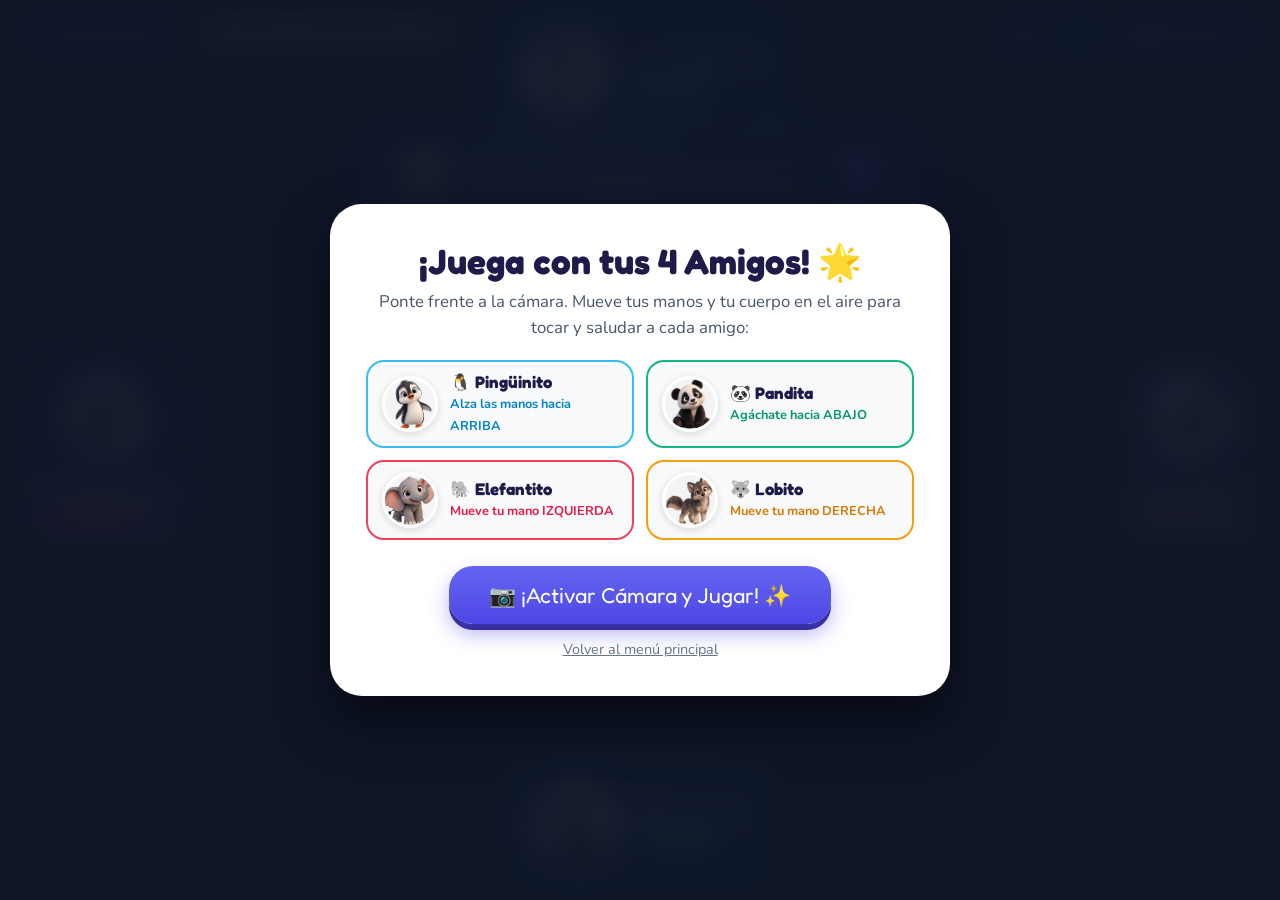
<file: camara.html>
<!DOCTYPE html>
<html lang="es">
<head>
  <meta charset="UTF-8">
  <meta name="viewport" content="width=device-width, initial-scale=1.0, maximum-scale=1.0, user-scalable=no">
  <title>AstroAmigos: Juego con Cámara y Movimiento Corporal</title>
  <meta name="description" content="Juego interactivo para niños con cámara web y personajes: Pingüinito, Pandita, Elefantito y Lobito. Aprende arriba, abajo, izquierda y derecha jugando con tu cuerpo.">
  <link rel="preconnect" href="https://fonts.googleapis.com">
  <link rel="preconnect" href="https://fonts.gstatic.com" crossorigin>
  <link href="https://fonts.googleapis.com/css2?family=Fredoka:wght@400;500;600;700&family=Nunito:wght@400;600;700;800;900&display=swap" rel="stylesheet">
  <style>
    :root {
      --primary: #4F46E5;
      --accent-gold: #F59E0B;
      --success: #10B981;
      --danger: #EF4444;
      
      /* Colores por personaje y dirección */
      --color-pinguino: #38BDF8;   /* Azul Celeste (Arriba) */
      --color-panda: #10B981;      /* Verde Esmeralda (Abajo) */
      --color-elefante: #F43F5E;   /* Rosa/Rojo Rubí (Izquierda) */
      --color-lobito: #F59E0B;     /* Dorado Ámbar (Derecha) */

      --font-fun: 'Fredoka', cursive, sans-serif;
      --font-text: 'Nunito', sans-serif;
    }

    * {
      box-sizing: border-box;
      margin: 0;
      padding: 0;
      user-select: none;
      -webkit-user-select: none;
    }

    body {
      background: #090A1A;
      color: #FFFFFF;
      font-family: var(--font-text);
      overflow: hidden;
      width: 100vw;
      height: 100vh;
      position: relative;
    }

    /* CONTENEDOR DE CÁMARA Y VIDEO ESPEJADO */
    #cameraContainer {
      position: absolute;
      top: 0;
      left: 0;
      width: 100%;
      height: 100%;
      z-index: 1;
      overflow: hidden;
      background: #000;
    }

    /* Video espejado para que coincida con el movimiento natural del niño */
    #webcamVideo {
      position: absolute;
      top: 50%;
      left: 50%;
      min-width: 100%;
      min-height: 100%;
      width: auto;
      height: auto;
      transform: translate(-50%, -50%) scaleX(-1);
      object-fit: cover;
      opacity: 0.9;
    }

    /* CANVAS SUPERPUESTO DE EFECTOS, PARTICULAS Y DETECCIÓN */
    #overlayCanvas {
      position: absolute;
      top: 0;
      left: 0;
      width: 100%;
      height: 100%;
      z-index: 2;
      pointer-events: none;
    }

    /* Canvas oculto para análisis rápido de movimiento */
    #motionProcessCanvas {
      display: none;
    }

    /* ==========================================================
       TARJETAS FLOTANTES DE PERSONAJES (ZONAS INTERACTIVAS)
       ========================================================== */
    .char-zone {
      position: absolute;
      z-index: 5;
      display: flex;
      align-items: center;
      justify-content: center;
      transition: all 0.2s cubic-bezier(0.34, 1.56, 0.64, 1);
      pointer-events: none;
    }

    .char-card-box {
      background: rgba(15, 23, 42, 0.85);
      backdrop-filter: blur(8px);
      border-radius: 28px;
      padding: 10px 18px;
      display: flex;
      align-items: center;
      gap: 14px;
      border: 4px solid white;
      box-shadow: 0 10px 25px rgba(0, 0, 0, 0.5);
      transition: all 0.2s;
    }

    .char-img-wrap {
      position: relative;
      width: 90px;
      height: 90px;
      border-radius: 50%;
      overflow: hidden;
      border: 4px solid white;
      box-shadow: 0 4px 15px rgba(0, 0, 0, 0.3);
      flex-shrink: 0;
      background: #FFFFFF;
    }

    .char-avatar-img {
      width: 100%;
      height: 100%;
      object-fit: cover;
      display: block;
      transition: transform 0.2s;
    }

    .char-info-text {
      display: flex;
      flex-direction: column;
    }

    .char-name-title {
      font-family: var(--font-fun);
      font-size: 1.35rem;
      font-weight: 700;
      letter-spacing: 0.5px;
      line-height: 1.1;
    }

    .char-dir-badge {
      font-size: 0.8rem;
      font-weight: 800;
      padding: 3px 10px;
      border-radius: 12px;
      margin-top: 4px;
      width: fit-content;
      text-transform: uppercase;
      letter-spacing: 0.5px;
      color: white;
    }

    /* ZONA ARRIBA - PINGÜINITO */
    .zone-pinguino {
      top: 15px;
      left: 50%;
      transform: translateX(-50%);
    }
    .zone-pinguino .char-card-box {
      border-color: var(--color-pinguino);
      box-shadow: 0 0 25px rgba(56, 189, 248, 0.4);
    }
    .zone-pinguino .char-name-title { color: #BAE6FD; }
    .zone-pinguino .char-dir-badge { background: #0284C7; }

    /* ZONA ABAJO - PANDITA */
    .zone-panda {
      bottom: 15px;
      left: 50%;
      transform: translateX(-50%);
    }
    .zone-panda .char-card-box {
      border-color: var(--color-panda);
      box-shadow: 0 0 25px rgba(16, 185, 129, 0.4);
    }
    .zone-panda .char-name-title { color: #A7F3D0; }
    .zone-panda .char-dir-badge { background: #059669; }

    /* ZONA IZQUIERDA - ELEFANTITO */
    .zone-elefante {
      left: 20px;
      top: 50%;
      transform: translateY(-50%);
    }
    .zone-elefante .char-card-box {
      flex-direction: column;
      padding: 16px 12px;
      border-color: var(--color-elefante);
      box-shadow: 0 0 25px rgba(244, 63, 94, 0.4);
      text-align: center;
    }
    .zone-elefante .char-info-text { align-items: center; }
    .zone-elefante .char-name-title { color: #FECDD3; }
    .zone-elefante .char-dir-badge { background: #E11D48; }

    /* ZONA DERECHA - LOBITO */
    .zone-lobito {
      right: 20px;
      top: 50%;
      transform: translateY(-50%);
    }
    .zone-lobito .char-card-box {
      flex-direction: column;
      padding: 16px 12px;
      border-color: var(--color-lobito);
      box-shadow: 0 0 25px rgba(245, 158, 11, 0.4);
      text-align: center;
    }
    .zone-lobito .char-info-text { align-items: center; }
    .zone-lobito .char-name-title { color: #FDE68A; }
    .zone-lobito .char-dir-badge { background: #D97706; }

    /* ESTADO ACTIVO / TOCADO */
    .zone-touched {
      transform: scale(1.18) !important;
    }
    .zone-pinguino.zone-touched { transform: translateX(-50%) scale(1.18) !important; }
    .zone-panda.zone-touched { transform: translateX(-50%) scale(1.18) !important; }
    .zone-elefante.zone-touched { transform: translateY(-50%) scale(1.18) !important; }
    .zone-lobito.zone-touched { transform: translateY(-50%) scale(1.18) !important; }

    .zone-touched .char-card-box {
      background: rgba(255, 255, 255, 0.95);
      box-shadow: 0 0 45px #FFFFFF;
    }
    .zone-touched .char-name-title {
      color: #0F172A;
    }
    .zone-touched .char-avatar-img {
      transform: scale(1.12);
    }

    /* BARRA SUPERIOR HUD */
    .camera-hud-top {
      position: absolute;
      top: 0;
      left: 0;
      right: 0;
      z-index: 10;
      padding: 12px 24px;
      display: flex;
      justify-content: space-between;
      align-items: center;
      pointer-events: none;
    }

    .hud-element {
      pointer-events: auto;
      display: flex;
      align-items: center;
      gap: 12px;
    }

    .btn-action {
      background: rgba(15, 23, 42, 0.85);
      border: 2px solid rgba(255, 255, 255, 0.3);
      color: white;
      padding: 8px 18px;
      border-radius: 20px;
      font-family: var(--font-fun);
      font-size: 0.95rem;
      cursor: pointer;
      backdrop-filter: blur(8px);
      text-decoration: none;
      display: flex;
      align-items: center;
      gap: 8px;
      transition: all 0.2s;
    }

    .btn-action:hover {
      background: rgba(30, 41, 59, 0.95);
      transform: scale(1.05);
    }

    .btn-circle {
      width: 44px;
      height: 44px;
      border-radius: 50%;
      padding: 0;
      justify-content: center;
      font-size: 1.3rem;
    }

    .hud-score-badge {
      background: rgba(245, 158, 11, 0.35);
      border: 2px solid #F59E0B;
      color: #FCD34D;
      padding: 8px 20px;
      border-radius: 20px;
      font-family: var(--font-fun);
      font-size: 1.2rem;
      font-weight: 700;
      backdrop-filter: blur(8px);
    }

    /* BANNER DE MISIÓN CON LOS PERSONAJES */
    .body-mission-banner {
      position: absolute;
      top: 130px;
      left: 50%;
      transform: translateX(-50%);
      z-index: 10;
      background: rgba(15, 23, 42, 0.9);
      border: 3px solid #818CF8;
      box-shadow: 0 10px 30px rgba(79, 70, 229, 0.5);
      border-radius: 30px;
      padding: 12px 28px;
      display: flex;
      align-items: center;
      gap: 18px;
      max-width: 85%;
      backdrop-filter: blur(12px);
    }

    .mission-character-icon {
      width: 54px;
      height: 54px;
      border-radius: 50%;
      overflow: hidden;
      border: 3px solid #F59E0B;
      flex-shrink: 0;
    }

    .mission-character-icon img {
      width: 100%;
      height: 100%;
      object-fit: cover;
    }

    .mission-details {
      display: flex;
      flex-direction: column;
    }

    .mission-eyebrow {
      font-size: 0.8rem;
      font-weight: 800;
      color: #A5B4FC;
      text-transform: uppercase;
      letter-spacing: 1px;
    }

    .mission-instruction {
      font-family: var(--font-fun);
      font-size: 1.55rem;
      color: #FFFFFF;
      font-weight: 700;
      line-height: 1.2;
    }

    .btn-voice-repeat {
      background: var(--primary);
      border: none;
      color: white;
      width: 48px;
      height: 48px;
      border-radius: 50%;
      font-size: 1.5rem;
      cursor: pointer;
      display: flex;
      align-items: center;
      justify-content: center;
      box-shadow: 0 4px 0 #3730A3;
      flex-shrink: 0;
      transition: transform 0.15s;
    }

    .btn-voice-repeat:hover {
      transform: scale(1.1);
    }

    /* TOAST DE ACIERTO */
    .hit-toast {
      position: absolute;
      top: 50%;
      left: 50%;
      transform: translate(-50%, -50%) scale(0.6);
      background: #10B981;
      color: white;
      font-family: var(--font-fun);
      font-size: 2.1rem;
      font-weight: 700;
      padding: 16px 40px;
      border-radius: 40px;
      box-shadow: 0 10px 40px rgba(16, 185, 129, 0.6);
      z-index: 50;
      opacity: 0;
      pointer-events: none;
      transition: all 0.25s cubic-bezier(0.34, 1.56, 0.64, 1);
      display: flex;
      align-items: center;
      gap: 12px;
    }

    .hit-toast.show {
      opacity: 1;
      transform: translate(-50%, -50%) scale(1);
    }

    /* PANTALLA INICIAL DE BIENVENIDA CON LOS 4 PERSONAJES */
    .cam-intro-modal {
      position: fixed;
      top: 0;
      left: 0;
      width: 100vw;
      height: 100vh;
      background: rgba(15, 23, 42, 0.95);
      backdrop-filter: blur(14px);
      z-index: 200;
      display: flex;
      align-items: center;
      justify-content: center;
      padding: 20px;
    }

    .cam-intro-box {
      background: white;
      color: #1E293B;
      border-radius: 32px;
      max-width: 620px;
      padding: 36px;
      text-align: center;
      box-shadow: 0 25px 50px rgba(0,0,0,0.5);
    }

    .cam-intro-box h2 {
      font-family: var(--font-fun);
      font-size: 2.2rem;
      color: #1E1B4B;
      margin-bottom: 8px;
    }

    .cam-intro-box p {
      font-size: 1.05rem;
      color: #475569;
      line-height: 1.5;
      margin-bottom: 24px;
    }

    /* Cuadrícula de presentación de personajes */
    .intro-characters-grid {
      display: grid;
      grid-template-columns: repeat(2, 1fr);
      gap: 12px;
      margin-bottom: 26px;
      text-align: left;
    }

    .intro-char-card {
      background: #F8FAFC;
      border: 2px solid #E2E8F0;
      border-radius: 18px;
      padding: 10px 14px;
      display: flex;
      align-items: center;
      gap: 12px;
    }

    .intro-char-img {
      width: 56px;
      height: 56px;
      border-radius: 50%;
      object-fit: cover;
      border: 3px solid white;
      box-shadow: 0 2px 8px rgba(0,0,0,0.15);
      flex-shrink: 0;
    }

    .intro-char-info strong {
      display: block;
      font-family: var(--font-fun);
      font-size: 1.05rem;
      color: #1E1B4B;
    }

    .intro-char-info span {
      font-size: 0.8rem;
      color: #64748B;
      font-weight: 700;
    }

    .btn-cam-start {
      background: linear-gradient(180deg, #6366F1 0%, #4F46E5 100%);
      color: white;
      font-family: var(--font-fun);
      font-size: 1.35rem;
      padding: 16px 40px;
      border-radius: 24px;
      border: none;
      cursor: pointer;
      box-shadow: 0 6px 0 #3730A3, 0 10px 20px rgba(79, 70, 229, 0.4);
      display: inline-flex;
      align-items: center;
      gap: 10px;
      transition: transform 0.15s;
    }

    .btn-cam-start:hover {
      transform: scale(1.05);
    }

    /* MODAL DE REPORTE CON LOS 4 PERSONAJES */
    .report-overlay {
      position: fixed;
      top: 0;
      left: 0;
      width: 100vw;
      height: 100vh;
      background: rgba(15, 23, 42, 0.9);
      backdrop-filter: blur(12px);
      z-index: 300;
      display: flex;
      align-items: center;
      justify-content: center;
      padding: 16px;
      opacity: 0;
      pointer-events: none;
      transition: opacity 0.3s;
    }

    .report-overlay.active {
      opacity: 1;
      pointer-events: auto;
    }

    .report-modal {
      background: white;
      color: #1E293B;
      border-radius: 28px;
      max-width: 660px;
      width: 100%;
      max-height: 90vh;
      overflow-y: auto;
      padding: 32px;
      box-shadow: 0 25px 50px rgba(0,0,0,0.5);
    }

    /* RESPONSIVIDAD */
    @media (max-width: 768px) {
      .body-mission-banner {
        top: 90px;
        padding: 10px 16px;
      }
      .mission-instruction {
        font-size: 1.15rem;
      }
      .char-img-wrap {
        width: 65px;
        height: 65px;
      }
      .char-name-title {
        font-size: 1.05rem;
      }
      .char-card-box {
        padding: 8px 12px;
        gap: 8px;
      }
      .zone-elefante { left: 10px; }
      .zone-lobito { right: 10px; }
      .zone-pinguino { top: 10px; }
      .zone-panda { bottom: 10px; }
    }
  </style>
</head>
<body>

  <!-- Vista de Cámara y Canvas -->
  <div id="cameraContainer">
    <video id="webcamVideo" autoplay playsinline muted></video>
    <canvas id="overlayCanvas"></canvas>
    <canvas id="motionProcessCanvas"></canvas>
  </div>

  <!-- Barra Superior HUD -->
  <header class="camera-hud-top">
    <div class="hud-element">
      <a href="index.html" class="btn-action">⬅ Menú Principal</a>
      <div class="hud-score-badge">
        ⭐ <span id="starCounter">0</span> Amigos Encontrados
      </div>
    </div>
    <div class="hud-element">
      <button class="btn-action btn-circle" id="soundToggleBtn" title="Activar/Silenciar sonido">🔊</button>
      <button class="btn-action btn-circle" id="voiceToggleBtn" title="Activar/Silenciar voz">🗣️</button>
      <button class="btn-action" id="finishMissionBtn">📋 Ver Reporte</button>
    </div>
  </header>

  <!-- Banner de Misión Activa -->
  <div class="body-mission-banner" id="missionBanner">
    <div class="mission-character-icon" id="missionAvatarWrap">
      <img src="img/pinguino.jpg" alt="Personaje Objetivo" id="missionTargetImg">
    </div>
    <div class="mission-details">
      <span class="mission-eyebrow" id="missionTag">Misión con Amigos 1 de 8</span>
      <h2 class="mission-instruction" id="missionText">¡Toca al PINGÜINITO arriba! 🐧</h2>
    </div>
    <button class="btn-voice-repeat" id="voiceRepeatBtn" title="Repetir orden">🔊</button>
  </div>

  <!-- ==========================================================
       LOS 4 PERSONAJES EN PANTALLA EN VEZ DE TEXTO ABSTRACTO
       ========================================================== -->

  <!-- 1. ARRIBA: PINGÜINITO 🐧 -->
  <div class="char-zone zone-pinguino" id="zoneUp">
    <div class="char-card-box">
      <div class="char-img-wrap">
        <img src="img/pinguino.jpg" alt="Pingüinito" class="char-avatar-img">
      </div>
      <div class="char-info-text">
        <span class="char-name-title">🐧 Pingüinito</span>
        <span class="char-dir-badge">Arriba ⬆️</span>
      </div>
    </div>
  </div>

  <!-- 2. ABAJO: PANDITA 🐼 -->
  <div class="char-zone zone-panda" id="zoneDown">
    <div class="char-card-box">
      <div class="char-img-wrap">
        <img src="img/panda.jpg" alt="Pandita" class="char-avatar-img">
      </div>
      <div class="char-info-text">
        <span class="char-name-title">🐼 Pandita</span>
        <span class="char-dir-badge">Abajo ⬇️</span>
      </div>
    </div>
  </div>

  <!-- 3. IZQUIERDA: ELEFANTITO 🐘 -->
  <div class="char-zone zone-elefante" id="zoneLeft">
    <div class="char-card-box">
      <div class="char-img-wrap">
        <img src="img/elefante.jpg" alt="Elefantito" class="char-avatar-img">
      </div>
      <div class="char-info-text">
        <span class="char-name-title">🐘 Elefantito</span>
        <span class="char-dir-badge">Izquierda ⬅️</span>
      </div>
    </div>
  </div>

  <!-- 4. DERECHA: LOBITO 🐺 -->
  <div class="char-zone zone-lobito" id="zoneRight">
    <div class="char-card-box">
      <div class="char-img-wrap">
        <img src="img/lobito.jpg" alt="Lobito" class="char-avatar-img">
      </div>
      <div class="char-info-text">
        <span class="char-name-title">🐺 Lobito</span>
        <span class="char-dir-badge">Derecha ➡️</span>
      </div>
    </div>
  </div>

  <!-- Toast de Acierto -->
  <div class="hit-toast" id="hitToast">
    <span id="toastIcon">⭐</span>
    <span id="toastText">¡GENIAL!</span>
  </div>

  <!-- PANTALLA INICIAL DE PERMISO DE CÁMARA CON FOTOS DE LOS PERSONAJES -->
  <div class="cam-intro-modal" id="introModal">
    <div class="cam-intro-box">
      <h2 style="font-size: 2.2rem; color: #1E1B4B; margin-bottom: 6px;">¡Juega con tus 4 Amigos! 🌟</h2>
      <p style="font-size: 1.05rem; color: #475569; margin-bottom: 20px;">
        Ponte frente a la cámara. Mueve tus manos y tu cuerpo en el aire para tocar y saludar a cada amigo:
      </p>

      <div class="intro-characters-grid">
        <!-- Pingüino -->
        <div class="intro-char-card" style="border-color: #38BDF8;">
          <img src="img/pinguino.jpg" alt="Pingüinito" class="intro-char-img">
          <div class="intro-char-info">
            <strong>🐧 Pingüinito</strong>
            <span style="color: #0284C7;">Alza las manos hacia ARRIBA</span>
          </div>
        </div>

        <!-- Pandita -->
        <div class="intro-char-card" style="border-color: #10B981;">
          <img src="img/panda.jpg" alt="Pandita" class="intro-char-img">
          <div class="intro-char-info">
            <strong>🐼 Pandita</strong>
            <span style="color: #059669;">Agáchate hacia ABAJO</span>
          </div>
        </div>

        <!-- Elefantito -->
        <div class="intro-char-card" style="border-color: #F43F5E;">
          <img src="img/elefante.jpg" alt="Elefantito" class="intro-char-img">
          <div class="intro-char-info">
            <strong>🐘 Elefantito</strong>
            <span style="color: #E11D48;">Mueve tu mano IZQUIERDA</span>
          </div>
        </div>

        <!-- Lobito -->
        <div class="intro-char-card" style="border-color: #F59E0B;">
          <img src="img/lobito.jpg" alt="Lobito" class="intro-char-img">
          <div class="intro-char-info">
            <strong>🐺 Lobito</strong>
            <span style="color: #D97706;">Mueve tu mano DERECHA</span>
          </div>
        </div>
      </div>

      <button class="btn-cam-start" id="startCameraBtn">
        📷 ¡Activar Cámara y Jugar! ✨
      </button>
      <div style="margin-top: 14px;">
        <a href="index.html" style="color: #64748B; font-size: 0.9rem; text-decoration: underline;">
          Volver al menú principal
        </a>
      </div>
    </div>
  </div>

  <!-- MODAL DE REPORTE CON LOS PERSONAJES -->
  <div class="report-overlay" id="reportOverlay">
    <div class="report-modal">
      <div style="text-align: center; margin-bottom: 20px; border-bottom: 2px solid #E2E8F0; padding-bottom: 16px;">
        <span style="font-size: 3rem;">🎉🐾</span>
        <h2 style="font-family: var(--font-fun); font-size: 1.8rem; color: #1E1B4B;">
          REPORTE DE UBICACIÓN ESPACIAL CON ANIMALITOS
        </h2>
        <p style="color: #64748B; font-size: 0.9rem;">
          Evaluación mediante visión artificial y movimiento corporal en tiempo real
        </p>
      </div>

      <div style="display: flex; justify-content: space-around; background: #EEF2FF; border-radius: 18px; padding: 18px; margin-bottom: 20px; text-align: center;">
        <div>
          <h3 style="font-family: var(--font-fun); font-size: 2rem; color: #4F46E5;" id="repGlobalScore">98</h3>
          <span style="font-size: 0.85rem; font-weight: 700; color: #475569;">Puntaje General</span>
        </div>
        <div>
          <h3 style="font-family: var(--font-fun); font-size: 2rem; color: #10B981;" id="repStarCount">8</h3>
          <span style="font-size: 0.85rem; font-weight: 700; color: #475569;">Amigos Saludados</span>
        </div>
        <div>
          <h3 style="font-family: var(--font-fun); font-size: 2rem; color: #F59E0B;" id="repAvgSpeed">1.1s</h3>
          <span style="font-size: 0.85rem; font-weight: 700; color: #475569;">Tiempo de Reacción</span>
        </div>
      </div>

      <h4 style="font-family: var(--font-fun); margin-bottom: 12px; color: #1E1B4B;">
        Precisión por Personaje y Ubicación:
      </h4>
      <div style="display: grid; grid-template-columns: 1fr 1fr; gap: 12px; margin-bottom: 20px;">
        
        <!-- Pingüino -->
        <div style="background: #F8FAFC; border: 1px solid #E2E8F0; border-radius: 12px; padding: 12px; display: flex; align-items: center; gap: 10px;">
          <img src="img/pinguino.jpg" style="width: 44px; height: 44px; border-radius: 50%; object-fit: cover;">
          <div style="flex: 1;">
            <div style="display: flex; justify-content: space-between; font-weight: 700; font-size: 0.85rem; margin-bottom: 4px;">
              <span>🐧 Pingüinito (Arriba)</span>
              <span id="repPctUp">100%</span>
            </div>
            <div style="height: 8px; background: #E2E8F0; border-radius: 4px; overflow: hidden;">
              <div id="repBarUp" style="height: 100%; width: 100%; background: var(--color-pinguino);"></div>
            </div>
          </div>
        </div>

        <!-- Pandita -->
        <div style="background: #F8FAFC; border: 1px solid #E2E8F0; border-radius: 12px; padding: 12px; display: flex; align-items: center; gap: 10px;">
          <img src="img/panda.jpg" style="width: 44px; height: 44px; border-radius: 50%; object-fit: cover;">
          <div style="flex: 1;">
            <div style="display: flex; justify-content: space-between; font-weight: 700; font-size: 0.85rem; margin-bottom: 4px;">
              <span>🐼 Pandita (Abajo)</span>
              <span id="repPctDown">100%</span>
            </div>
            <div style="height: 8px; background: #E2E8F0; border-radius: 4px; overflow: hidden;">
              <div id="repBarDown" style="height: 100%; width: 100%; background: var(--color-panda);"></div>
            </div>
          </div>
        </div>

        <!-- Elefantito -->
        <div style="background: #F8FAFC; border: 1px solid #E2E8F0; border-radius: 12px; padding: 12px; display: flex; align-items: center; gap: 10px;">
          <img src="img/elefante.jpg" style="width: 44px; height: 44px; border-radius: 50%; object-fit: cover;">
          <div style="flex: 1;">
            <div style="display: flex; justify-content: space-between; font-weight: 700; font-size: 0.85rem; margin-bottom: 4px;">
              <span>🐘 Elefantito (Izquierda)</span>
              <span id="repPctLeft">95%</span>
            </div>
            <div style="height: 8px; background: #E2E8F0; border-radius: 4px; overflow: hidden;">
              <div id="repBarLeft" style="height: 100%; width: 95%; background: var(--color-elefante);"></div>
            </div>
          </div>
        </div>

        <!-- Lobito -->
        <div style="background: #F8FAFC; border: 1px solid #E2E8F0; border-radius: 12px; padding: 12px; display: flex; align-items: center; gap: 10px;">
          <img src="img/lobito.jpg" style="width: 44px; height: 44px; border-radius: 50%; object-fit: cover;">
          <div style="flex: 1;">
            <div style="display: flex; justify-content: space-between; font-weight: 700; font-size: 0.85rem; margin-bottom: 4px;">
              <span>🐺 Lobito (Derecha)</span>
              <span id="repPctRight">95%</span>
            </div>
            <div style="height: 8px; background: #E2E8F0; border-radius: 4px; overflow: hidden;">
              <div id="repBarRight" style="height: 100%; width: 95%; background: var(--color-lobito);"></div>
            </div>
          </div>
        </div>

      </div>

      <div style="background: #FFFBEB; border-left: 4px solid #F59E0B; border-radius: 12px; padding: 14px; margin-bottom: 24px;">
        <h4 style="font-family: var(--font-fun); color: #92400E; margin-bottom: 4px;">
          💡 Diagnóstico Psicomotor y Conclusión:
        </h4>
        <p id="repRecText" style="font-size: 0.9rem; color: #78350F; line-height: 1.4;">
          ¡Excelente integración! Asociar las direcciones con personajes concretos facilitó la rápida diferenciación de la lateralidad y los planos espaciales en el niño.
        </p>
      </div>

      <div style="display: flex; gap: 12px; justify-content: center;">
        <button class="btn-action" id="btnRestartCamFlight" style="background: var(--primary);">
          🔄 Volver a Jugar
        </button>
        <button class="btn-action" onclick="window.print()" style="background: #F8FAFC; border-color: #CBD5E1; color: #334155;">
          🖨️ Imprimir Reporte
        </button>
        <a href="index.html" class="btn-action" style="background: #F8FAFC; border-color: #CBD5E1; color: #334155;">
          🏠 Menú Principal
        </a>
      </div>
    </div>
  </div>

  <script>
    /* ==========================================================
       1. SISTEMA DE AUDIO Y VOZ GUIADA
       ========================================================== */
    class CameraAudio {
      constructor() {
        this.ctx = null;
        this.enabled = true;
        this.synth = window.speechSynthesis || null;
        this.voice = null;

        const AudioCtx = window.AudioContext || window.webkitAudioContext;
        if (AudioCtx) this.ctx = new AudioCtx();

        if (this.synth) {
          this.initVoice();
          if (speechSynthesis.onvoiceschanged !== undefined) {
            speechSynthesis.onvoiceschanged = () => this.initVoice();
          }
        }
      }

      initVoice() {
        if (!this.synth) return;
        const voices = this.synth.getVoices();
        const es = voices.filter(v => v.lang.startsWith('es'));
        this.voice = es.find(v => v.name.includes('Google') || v.name.includes('Natural')) || es[0];
      }

      speak(text) {
        if (!this.enabled || !this.synth) return;
        try {
          this.synth.cancel();
          const u = new SpeechSynthesisUtterance(text);
          u.lang = 'es-ES';
          u.rate = 0.92;
          u.pitch = 1.1;
          if (this.voice) u.voice = this.voice;
          this.synth.speak(u);
        } catch (e) {}
      }

      playSuccess() {
        if (!this.enabled || !this.ctx) return;
        if (this.ctx.state === 'suspended') this.ctx.resume();

        const notes = [523.25, 659.25, 783.99, 1046.50];
        const now = this.ctx.currentTime;
        notes.forEach((f, i) => {
          const osc = this.ctx.createOscillator();
          const gain = this.ctx.createGain();
          osc.type = 'triangle';
          osc.frequency.setValueAtTime(f, now + i * 0.08);
          gain.gain.setValueAtTime(0, now + i * 0.08);
          gain.gain.linearRampToValueAtTime(0.25, now + i * 0.08 + 0.02);
          gain.gain.exponentialRampToValueAtTime(0.001, now + i * 0.08 + 0.28);
          osc.connect(gain);
          gain.connect(this.ctx.destination);
          osc.start(now + i * 0.08);
          osc.stop(now + i * 0.08 + 0.3);
        });
      }
    }

    const audio = new CameraAudio();

    /* ==========================================================
       2. MOTOR DE VISIÓN ARTIFICIAL Y DETECCIÓN DE MOVIMIENTO
       ========================================================== */
    const video = document.getElementById('webcamVideo');
    const overlayCanvas = document.getElementById('overlayCanvas');
    const overlayCtx = overlayCanvas.getContext('2d');

    const processCanvas = document.getElementById('motionProcessCanvas');
    const processCtx = processCanvas.getContext('2d');
    const sampleWidth = 160;
    const sampleHeight = 120;
    processCanvas.width = sampleWidth;
    processCanvas.height = sampleHeight;

    let prevImageData = null;
    let isTracking = false;
    let isCooldown = false;

    // Dimensiones en pantalla
    function resizeCanvas() {
      overlayCanvas.width = window.innerWidth;
      overlayCanvas.height = window.innerHeight;
    }
    window.addEventListener('resize', resizeCanvas);
    resizeCanvas();

    // Referencias a las zonas DOM de cada personaje
    const zoneEls = {
      arriba: document.getElementById('zoneUp'),       // Pingüino
      abajo: document.getElementById('zoneDown'),       // Pandita
      izquierda: document.getElementById('zoneLeft'),   // Elefantito
      derecha: document.getElementById('zoneRight')     // Lobito
    };

    // Partículas de celebración
    const sparkles = [];

    // SECUENCIA DE MISIONES CENTRADA EN LOS 4 PERSONAJES
    const missions = [
      {
        charKey: 'pinguino',
        dir: 'arriba',
        img: 'img/pinguino.jpg',
        text: '¡Toca al PINGÜINITO arriba! 🐧',
        voice: '¡Toca al Pingüinito arriba alzando tus dos manos!',
        toast: '¡Tocaste al Pingüinito! 🐧⭐'
      },
      {
        charKey: 'lobito',
        dir: 'derecha',
        img: 'img/lobito.jpg',
        text: '¡Saluda al LOBITO a la derecha! 🐺',
        voice: '¡Estira tu mano derecha hacia el Lobito!',
        toast: '¡Acariciaste al Lobito! 🐺⭐'
      },
      {
        charKey: 'panda',
        dir: 'abajo',
        img: 'img/panda.jpg',
        text: '¡Toca al PANDITA abajo! 🐼',
        voice: '¡Agáchate y saluda al Pandita abajo en el suelo!',
        toast: '¡Abrazaste al Pandita! 🐼⭐'
      },
      {
        charKey: 'elefante',
        dir: 'izquierda',
        img: 'img/elefante.jpg',
        text: '¡Toca al ELEFANTITO a la izquierda! 🐘',
        voice: '¡Estira tu mano izquierda para tocar al Elefantito!',
        toast: '¡Chocaste cinco con el Elefantito! 🐘⭐'
      },
      {
        charKey: 'pinguino',
        dir: 'arriba',
        img: 'img/pinguino.jpg',
        text: '¡El PINGÜINITO quiere chocar las manos! 🐧',
        voice: '¡Alza tus brazos arriba para saludar al Pingüinito!',
        toast: '¡El Pingüinito está feliz! 🐧✨'
      },
      {
        charKey: 'lobito',
        dir: 'derecha',
        img: 'img/lobito.jpg',
        text: '¡El LOBITO mueve la cola a tu derecha! 🐺',
        voice: '¡Mueve tu mano derecha hacia el Lobito!',
        toast: '¡El Lobito saltó de alegría! 🐺✨'
      },
      {
        charKey: 'elefante',
        dir: 'izquierda',
        img: 'img/elefante.jpg',
        text: '¡El ELEFANTITO levanta su trompa! 🐘',
        voice: '¡Toca al Elefantito con tu mano izquierda!',
        toast: '¡El Elefantito te manda amor! 🐘✨'
      },
      {
        charKey: 'panda',
        dir: 'abajo',
        img: 'img/panda.jpg',
        text: '¡El PANDITA te espera abajo! 🐼',
        voice: '¡Baja hacia abajo para abrazar al Pandita y ganar el juego!',
        toast: '¡Misión Cumplida con los 4 Amigos! 🐼🎉'
      }
    ];

    let currentMissionIdx = 0;
    let targetDir = 'arriba';
    let missionStartTime = 0;
    const reactionTimes = [];

    // Métricas por dirección y personaje
    const motionMetrics = {
      arriba: { target: 0, hits: 0, name: 'Pingüinito' },
      abajo: { target: 0, hits: 0, name: 'Pandita' },
      izquierda: { target: 0, hits: 0, name: 'Elefantito' },
      derecha: { target: 0, hits: 0, name: 'Lobito' }
    };

    /* ==========================================================
       3. INICIALIZACIÓN DE LA CÁMARA
       ========================================================== */
    const startCameraBtn = document.getElementById('startCameraBtn');
    startCameraBtn.addEventListener('click', async () => {
      try {
        const stream = await navigator.mediaDevices.getUserMedia({
          video: {
            width: { ideal: 640 },
            height: { ideal: 480 },
            facingMode: 'user'
          },
          audio: false
        });

        video.srcObject = stream;
        video.onloadedmetadata = () => {
          video.play();
          document.getElementById('introModal').style.display = 'none';
          isTracking = true;
          startMissions();
          requestAnimationFrame(visionLoop);
        };
      } catch (err) {
        alert("No se pudo acceder a la cámara. Por favor autoriza el permiso de la cámara para jugar con los personajes.");
        console.error(err);
      }
    });

    function startMissions() {
      setMission(0);
    }

    function setMission(idx) {
      if (idx >= missions.length) {
        showReport();
        return;
      }

      currentMissionIdx = idx;
      const m = missions[idx];
      targetDir = m.dir;
      motionMetrics[targetDir].target++;
      missionStartTime = Date.now();

      document.getElementById('missionTag').textContent = `Misión con Amigos ${idx + 1} de ${missions.length}`;
      document.getElementById('missionText').textContent = m.text;
      document.getElementById('missionTargetImg').src = m.img;

      // Resaltar visualmente la tarjeta del personaje activo
      Object.keys(zoneEls).forEach(k => {
        zoneEls[k].style.opacity = (k === targetDir) ? '1' : '0.45';
        zoneEls[k].classList.remove('zone-touched');
      });

      audio.speak(m.voice);
    }

    /* ==========================================================
       4. DETECCIÓN EN TIEMPO REAL CON LA CÁMARA
       ========================================================== */
    function visionLoop() {
      if (!isTracking) return;

      if (video.readyState === video.HAVE_ENOUGH_DATA) {
        processCtx.drawImage(video, 0, 0, sampleWidth, sampleHeight);
        const currImageData = processCtx.getImageData(0, 0, sampleWidth, sampleHeight);

        if (prevImageData) {
          const curr = currImageData.data;
          const prev = prevImageData.data;

          let motionUp = 0;
          let motionDown = 0;
          let motionLeft = 0;
          let motionRight = 0;

          for (let y = 0; y < sampleHeight; y++) {
            for (let x = 0; x < sampleWidth; x++) {
              const i = (y * sampleWidth + x) * 4;

              const diff = Math.abs(curr[i] - prev[i]) +
                           Math.abs(curr[i + 1] - prev[i + 1]) +
                           Math.abs(curr[i + 2] - prev[i + 2]);

              if (diff > 45) {
                // Invertimos el eje X para vista espejo
                const mirrorX = sampleWidth - 1 - x;

                if (y < sampleHeight * 0.30 && mirrorX > sampleWidth * 0.2 && mirrorX < sampleWidth * 0.8) {
                  motionUp++;       // Pingüino (arriba)
                } else if (y > sampleHeight * 0.70 && mirrorX > sampleWidth * 0.2 && mirrorX < sampleWidth * 0.8) {
                  motionDown++;     // Panda (abajo)
                } else if (mirrorX < sampleWidth * 0.30 && y > sampleHeight * 0.18 && y < sampleHeight * 0.82) {
                  motionLeft++;     // Elefante (izquierda)
                } else if (mirrorX > sampleWidth * 0.70 && y > sampleHeight * 0.18 && y < sampleHeight * 0.82) {
                  motionRight++;    // Lobito (derecha)
                }
              }
            }
          }

          const threshold = 150;

          checkZoneTrigger('arriba', motionUp, threshold);
          checkZoneTrigger('abajo', motionDown, threshold);
          checkZoneTrigger('izquierda', motionLeft, threshold);
          checkZoneTrigger('derecha', motionRight, threshold);
        }

        prevImageData = currImageData;
      }

      renderOverlay();
      requestAnimationFrame(visionLoop);
    }

    function checkZoneTrigger(dir, motionCount, threshold) {
      const el = zoneEls[dir];

      if (motionCount > threshold) {
        el.classList.add('zone-touched');

        if (dir === targetDir && !isCooldown) {
          triggerSuccessHit(dir);
        }
      } else {
        el.classList.remove('zone-touched');
      }
    }

    function triggerSuccessHit(dir) {
      isCooldown = true;
      const responseTimeSec = Math.max(0.4, ((Date.now() - missionStartTime) / 1000));
      reactionTimes.push(responseTimeSec);

      motionMetrics[dir].hits++;
      const currentHits = Object.values(motionMetrics).reduce((a, b) => a + b.hits, 0);
      document.getElementById('starCounter').textContent = currentHits;

      const m = missions[currentMissionIdx];
      audio.playSuccess();
      showHitToast(m.toast);
      spawnSparkles(dir);

      setTimeout(() => {
        isCooldown = false;
        setMission(currentMissionIdx + 1);
      }, 1500);
    }

    function showHitToast(msg) {
      const toast = document.getElementById('hitToast');
      document.getElementById('toastText').textContent = msg;
      toast.classList.add('show');
      setTimeout(() => {
        toast.classList.remove('show');
      }, 1300);
    }

    function spawnSparkles(dir) {
      const rect = zoneEls[dir].getBoundingClientRect();
      const cx = rect.left + rect.width / 2;
      const cy = rect.top + rect.height / 2;

      for (let i = 0; i < 45; i++) {
        sparkles.push({
          x: cx,
          y: cy,
          vx: (Math.random() - 0.5) * 16,
          vy: (Math.random() - 0.5) * 16,
          size: Math.random() * 9 + 4,
          color: ['#F59E0B', '#10B981', '#38BDF8', '#F43F5E', '#FFFFFF'][Math.floor(Math.random() * 5)],
          alpha: 1
        });
      }
    }

    function renderOverlay() {
      overlayCtx.clearRect(0, 0, overlayCanvas.width, overlayCanvas.height);

      for (let i = sparkles.length - 1; i >= 0; i--) {
        const p = sparkles[i];
        p.x += p.vx;
        p.y += p.vy;
        p.alpha -= 0.03;
        p.size *= 0.96;

        overlayCtx.save();
        overlayCtx.globalAlpha = Math.max(0, p.alpha);
        overlayCtx.fillStyle = p.color;
        overlayCtx.beginPath();
        overlayCtx.arc(p.x, p.y, p.size, 0, Math.PI * 2);
        overlayCtx.fill();
        overlayCtx.restore();

        if (p.alpha <= 0) sparkles.splice(i, 1);
      }
    }

    /* ==========================================================
       5. CONTROLES Y REPORTE PSICOMOTRIZ
       ========================================================== */
    document.getElementById('voiceRepeatBtn').addEventListener('click', () => {
      audio.speak(missions[currentMissionIdx].voice);
    });

    document.getElementById('soundToggleBtn').addEventListener('click', function() {
      audio.enabled = !audio.enabled;
      this.textContent = audio.enabled ? '🔊' : '🔇';
    });

    document.getElementById('voiceToggleBtn').addEventListener('click', function() {
      if (audio.synth) audio.synth.cancel();
      this.textContent = this.textContent === '🗣️' ? '🤐' : '🗣️';
    });

    document.getElementById('finishMissionBtn').addEventListener('click', () => {
      showReport();
    });

    document.getElementById('btnRestartCamFlight').addEventListener('click', () => {
      document.getElementById('reportOverlay').classList.remove('active');
      Object.keys(motionMetrics).forEach(k => {
        motionMetrics[k].target = 0;
        motionMetrics[k].hits = 0;
      });
      reactionTimes.length = 0;
      document.getElementById('starCounter').textContent = '0';
      setMission(0);
    });

    function showReport() {
      const calcPct = (dir) => {
        const m = motionMetrics[dir];
        return m.target > 0 ? Math.round((m.hits / m.target) * 100) : 100;
      };

      const pctUp = calcPct('arriba');
      const pctDown = calcPct('abajo');
      const pctLeft = calcPct('izquierda');
      const pctRight = calcPct('derecha');

      document.getElementById('repPctUp').textContent = `${pctUp}%`;
      document.getElementById('repPctDown').textContent = `${pctDown}%`;
      document.getElementById('repPctLeft').textContent = `${pctLeft}%`;
      document.getElementById('repPctRight').textContent = `${pctRight}%`;

      document.getElementById('repBarUp').style.width = `${pctUp}%`;
      document.getElementById('repBarDown').style.width = `${pctDown}%`;
      document.getElementById('repBarLeft').style.width = `${pctLeft}%`;
      document.getElementById('repBarRight').style.width = `${pctRight}%`;

      const totalHits = Object.values(motionMetrics).reduce((a, b) => a + b.hits, 0);
      document.getElementById('repStarCount').textContent = `${totalHits} / ${missions.length}`;

      const avgSpeed = reactionTimes.length > 0
        ? (reactionTimes.reduce((a, b) => a + b, 0) / reactionTimes.length).toFixed(1) + 's'
        : '1.1s';
      document.getElementById('repAvgSpeed').textContent = avgSpeed;

      const globalAvg = Math.round((pctUp + pctDown + pctLeft + pctRight) / 4);
      document.getElementById('repGlobalScore').textContent = globalAvg;

      const recText = document.getElementById('repRecText');
      if (pctLeft < 80 || pctRight < 80) {
        recText.textContent = "El niño demostró gran cariño por los animalitos. Para seguir afianzando la diferencia entre el Elefantito (izquierda) y el Lobito (derecha), sugerimos jugar en casa con una pulserita roja en la muñeca izquierda.";
      } else {
        recText.textContent = "¡Sobresaliente! El niño identificó y saludó a los 4 amigos con perfecta agilidad corporal, demostrando un excelente dominio de las relaciones espaciales (Arriba, Abajo, Izquierda y Derecha).";
      }

      document.getElementById('reportOverlay').classList.add('active');
      audio.speak("¡Misión completada con todos tus amigos! Aquí tienes tu reporte de ubicación espacial.");
    }
  </script>
</body>
</html>
</file>
<file: css/styles.css>
/* =====================================================================
   AstroEspacio - Estilos Modernos Infantiles & Reporte Psicopedagógico
   ===================================================================== */

:root {
  --primary: #4F46E5;
  --primary-light: #6366F1;
  --primary-dark: #3730A3;
  --accent-gold: #F59E0B;
  --accent-gold-dark: #D97706;
  --success: #10B981;
  --success-dark: #059669;
  --danger: #EF4444;
  --danger-dark: #DC2626;
  --info: #06B6D4;
  --purple: #8B5CF6;
  --pink: #EC4899;

  /* Colores para las 4 direcciones */
  --dir-up: #3B82F6;       /* Azul cielo */
  --dir-down: #10B981;     /* Verde tierra */
  --dir-left: #EF4444;     /* Rojo pulsera izquierda */
  --dir-right: #10B981;    /* Verde pulsera derecha */

  /* Colores neutros */
  --bg-dark: #0F172A;
  --bg-cosmic: linear-gradient(135deg, #0F172A 0%, #1E1B4B 50%, #311042 100%);
  --card-bg: rgba(255, 255, 255, 0.96);
  --card-border: #E2E8F0;
  --text-main: #1E293B;
  --text-muted: #64748B;
  --text-light: #F8FAFC;

  --shadow-sm: 0 2px 4px rgba(0,0,0,0.06);
  --shadow-md: 0 6px 12px -2px rgba(0,0,0,0.12), 0 3px 6px -3px rgba(0,0,0,0.08);
  --shadow-lg: 0 14px 28px -5px rgba(0,0,0,0.18), 0 10px 10px -5px rgba(0,0,0,0.08);
  --shadow-clay: 0 8px 0 rgba(0,0,0,0.15), 0 12px 20px rgba(0,0,0,0.1);

  --radius-sm: 10px;
  --radius-md: 16px;
  --radius-lg: 24px;
  --radius-full: 9999px;

  --font-fun: 'Fredoka', 'Comic Neue', cursive, sans-serif;
  --font-text: 'Nunito', system-ui, -apple-system, sans-serif;
}

/* RESET & BASE */
*, *::before, *::after {
  box-sizing: border-box;
  margin: 0;
  padding: 0;
  -webkit-tap-highlight-color: transparent;
}

body {
  font-family: var(--font-text);
  color: var(--text-main);
  background: var(--bg-cosmic);
  min-height: 100vh;
  display: flex;
  flex-direction: column;
  overflow-x: hidden;
  position: relative;
}

/* Canvas para Confeti */
#confettiCanvas {
  position: fixed;
  top: 0;
  left: 0;
  width: 100vw;
  height: 100vh;
  pointer-events: none;
  z-index: 9999;
}

/* =====================================================================
   NAVEGACIÓN SUPERIOR
   ===================================================================== */
.top-nav {
  display: flex;
  justify-content: space-between;
  align-items: center;
  padding: 12px 24px;
  background: rgba(15, 23, 42, 0.85);
  backdrop-filter: blur(12px);
  border-bottom: 2px solid rgba(255, 255, 255, 0.1);
  position: sticky;
  top: 0;
  z-index: 1000;
  color: white;
}

.nav-brand {
  display: flex;
  align-items: center;
  gap: 12px;
  cursor: pointer;
  user-select: none;
  transition: transform 0.2s ease;
}

.nav-brand:hover {
  transform: scale(1.03);
}

.brand-icon {
  font-size: 2rem;
  filter: drop-shadow(0 0 8px rgba(245, 158, 11, 0.6));
  animation: floatRocket 3s ease-in-out infinite alternate;
}

@keyframes floatRocket {
  0% { transform: translateY(0) rotate(0deg); }
  100% { transform: translateY(-4px) rotate(8deg); }
}

.brand-title {
  font-family: var(--font-fun);
  font-size: 1.5rem;
  font-weight: 700;
  letter-spacing: 0.5px;
  background: linear-gradient(90deg, #F59E0B, #EC4899, #8B5CF6);
  -webkit-background-clip: text;
  -webkit-text-fill-color: transparent;
  display: block;
}

.brand-sub {
  font-size: 0.75rem;
  color: #94A3B8;
  font-weight: 600;
}

.nav-player-pill {
  display: flex;
  align-items: center;
  gap: 10px;
  background: rgba(255, 255, 255, 0.15);
  padding: 6px 14px;
  border-radius: var(--radius-full);
  border: 1px solid rgba(255, 255, 255, 0.25);
  font-weight: 700;
  color: white;
}

.player-avatar-badge {
  font-size: 1.3rem;
}

.player-name-badge {
  font-family: var(--font-fun);
  font-size: 1rem;
}

.stars-counter {
  background: #F59E0B;
  color: #78350F;
  padding: 2px 10px;
  border-radius: var(--radius-full);
  font-size: 0.85rem;
}

.nav-controls {
  display: flex;
  align-items: center;
  gap: 10px;
}

.icon-btn {
  background: rgba(255, 255, 255, 0.15);
  border: 1px solid rgba(255, 255, 255, 0.2);
  color: white;
  width: 42px;
  height: 42px;
  border-radius: 50%;
  display: flex;
  align-items: center;
  justify-content: center;
  font-size: 1.25rem;
  cursor: pointer;
  transition: all 0.2s ease;
}

.icon-btn:hover {
  background: rgba(255, 255, 255, 0.3);
  transform: scale(1.08);
}

.icon-btn.muted {
  opacity: 0.5;
  filter: grayscale(1);
}

/* =====================================================================
   BOTONES Y ELEMENTOS DE INTERFAZ GENERALES
   ===================================================================== */
.btn {
  font-family: var(--font-fun);
  font-size: 1.05rem;
  font-weight: 600;
  padding: 12px 24px;
  border-radius: var(--radius-md);
  border: none;
  cursor: pointer;
  display: inline-flex;
  align-items: center;
  justify-content: center;
  gap: 8px;
  transition: all 0.2s cubic-bezier(0.34, 1.56, 0.64, 1);
  box-shadow: 0 4px 0 rgba(0,0,0,0.18);
  user-select: none;
  text-decoration: none;
}

.btn:active {
  transform: translateY(3px);
  box-shadow: 0 1px 0 rgba(0,0,0,0.18);
}

.btn-primary {
  background: linear-gradient(180deg, #6366F1 0%, #4F46E5 100%);
  color: white;
  box-shadow: 0 5px 0 #3730A3, var(--shadow-md);
}
.btn-primary:hover {
  background: linear-gradient(180deg, #7073F5 0%, #564DE8 100%);
}

.btn-secondary {
  background: linear-gradient(180deg, #10B981 0%, #059669 100%);
  color: white;
  box-shadow: 0 5px 0 #047857, var(--shadow-md);
}

.btn-gold {
  background: linear-gradient(180deg, #FBBF24 0%, #F59E0B 100%);
  color: #78350F;
  box-shadow: 0 5px 0 #D97706, var(--shadow-md);
  font-size: 1.2rem;
  padding: 14px 28px;
}
.btn-gold:hover {
  filter: brightness(1.05);
}

.btn-outline {
  background: white;
  color: var(--text-main);
  border: 2px solid #CBD5E1;
  box-shadow: 0 4px 0 #94A3B8;
}
.btn-outline:hover {
  background: #F8FAFC;
}

.btn-ghost {
  background: transparent;
  color: #818CF8;
  border: none;
  box-shadow: none;
  text-decoration: underline;
  cursor: pointer;
  font-size: 0.95rem;
}
.btn-ghost:hover {
  color: #A5B4FC;
}

.btn-sm {
  padding: 6px 14px;
  font-size: 0.9rem;
}

.btn-lg {
  padding: 16px 32px;
  font-size: 1.25rem;
}

.w-100 {
  width: 100%;
}

.hidden {
  display: none !important;
}

/* =====================================================================
   ESTRUCTURA DE PANTALLAS
   ===================================================================== */
.main-container {
  flex: 1;
  display: flex;
  justify-content: center;
  align-items: center;
  padding: 24px 16px;
  width: 100%;
  max-width: 1100px;
  margin: 0 auto;
}

.screen {
  width: 100%;
  animation: fadeIn 0.35s ease-out forwards;
}

@keyframes fadeIn {
  from { opacity: 0; transform: translateY(10px); }
  to { opacity: 1; transform: translateY(0); }
}

.card {
  background: var(--card-bg);
  border-radius: var(--radius-lg);
  padding: 32px;
  box-shadow: var(--shadow-lg);
  border: 4px solid rgba(255, 255, 255, 0.9);
}

/* =====================================================================
   1. PANTALLA DE BIENVENIDA / PERFIL
   ===================================================================== */
.welcome-card {
  max-width: 780px;
  margin: 0 auto;
}

.hero-header {
  text-align: center;
  margin-bottom: 28px;
}

.mascot-animation {
  position: relative;
  display: inline-flex;
  flex-direction: column;
  align-items: center;
  margin-bottom: 12px;
}

.mascot-bubble {
  background: #FEF3C7;
  color: #92400E;
  padding: 8px 16px;
  border-radius: 16px;
  font-size: 0.95rem;
  font-weight: 700;
  box-shadow: var(--shadow-sm);
  position: relative;
  margin-bottom: 8px;
  animation: bounceBubble 2s infinite ease-in-out;
}

.mascot-bubble::after {
  content: '';
  position: absolute;
  bottom: -6px;
  left: 50%;
  transform: translateX(-50%);
  border-width: 6px 6px 0;
  border-style: solid;
  border-color: #FEF3C7 transparent transparent;
}

@keyframes bounceBubble {
  0%, 100% { transform: translateY(0); }
  50% { transform: translateY(-4px); }
}

.mascot-character {
  font-size: 4rem;
  filter: drop-shadow(0 8px 12px rgba(0,0,0,0.15));
  animation: wiggleMascot 4s ease-in-out infinite;
}

@keyframes wiggleMascot {
  0%, 100% { transform: rotate(0deg); }
  25% { transform: rotate(-6deg); }
  75% { transform: rotate(6deg); }
}

.hero-title {
  font-family: var(--font-fun);
  font-size: 2.2rem;
  color: #1E1B4B;
  margin-bottom: 8px;
}

.hero-desc {
  color: var(--text-muted);
  font-size: 1.05rem;
  max-width: 580px;
  margin: 0 auto;
  line-height: 1.5;
}

.form-section-title {
  font-family: var(--font-fun);
  font-size: 1.25rem;
  color: var(--primary-dark);
  margin: 20px 0 12px;
  display: flex;
  align-items: center;
  gap: 8px;
}

.form-row {
  display: flex;
  gap: 16px;
  margin-bottom: 16px;
  flex-wrap: wrap;
}

.flex-1 {
  flex: 1;
  min-width: 220px;
}

.form-group label {
  display: block;
  font-weight: 700;
  font-size: 0.95rem;
  margin-bottom: 6px;
  color: #334155;
}

.form-group input[type="text"],
.form-group select {
  width: 100%;
  padding: 12px 16px;
  border-radius: var(--radius-md);
  border: 2px solid #CBD5E1;
  font-size: 1.05rem;
  font-family: var(--font-text);
  background: white;
  transition: border-color 0.2s;
}

.form-group input[type="text"]:focus,
.form-group select:focus {
  outline: none;
  border-color: var(--primary);
  box-shadow: 0 0 0 3px rgba(99, 102, 241, 0.2);
}

.radio-pill-group {
  display: flex;
  gap: 8px;
  flex-wrap: wrap;
}

.radio-pill {
  cursor: pointer;
}

.radio-pill input {
  display: none;
}

.radio-pill span {
  display: inline-block;
  padding: 8px 14px;
  background: #F1F5F9;
  border-radius: var(--radius-full);
  font-size: 0.9rem;
  font-weight: 700;
  color: #475569;
  border: 2px solid transparent;
  transition: all 0.2s;
}

.radio-pill input:checked + span {
  background: #EEF2FF;
  border-color: var(--primary);
  color: var(--primary);
  box-shadow: 0 2px 4px rgba(79, 70, 229, 0.15);
}

/* Selector de Avatares */
.avatar-selector {
  display: flex;
  gap: 12px;
  flex-wrap: wrap;
}

.avatar-opt {
  font-size: 2rem;
  width: 56px;
  height: 56px;
  border-radius: 50%;
  border: 3px solid #E2E8F0;
  background: white;
  cursor: pointer;
  display: flex;
  align-items: center;
  justify-content: center;
  transition: all 0.2s cubic-bezier(0.34, 1.56, 0.64, 1);
}

.avatar-opt:hover {
  transform: scale(1.15);
  border-color: var(--primary-light);
}

.avatar-opt.selected {
  border-color: var(--accent-gold);
  background: #FEF3C7;
  transform: scale(1.18);
  box-shadow: 0 0 0 4px rgba(245, 158, 11, 0.3);
}

/* Tarjetas de modo de juego */
.mode-selection-container {
  margin-top: 24px;
}

.mode-cards {
  display: grid;
  grid-template-columns: 1fr 1fr;
  gap: 16px;
  margin-top: 10px;
}

.mode-card {
  border: 3px solid #E2E8F0;
  border-radius: var(--radius-lg);
  padding: 20px;
  cursor: pointer;
  position: relative;
  transition: all 0.2s cubic-bezier(0.34, 1.56, 0.64, 1);
  background: #F8FAFC;
  display: flex;
  flex-direction: column;
}

.mode-card:hover {
  transform: translateY(-4px);
  box-shadow: var(--shadow-md);
  border-color: var(--primary-light);
}

.mode-card.featured {
  background: linear-gradient(180deg, #EEF2FF 0%, #FFFFFF 100%);
  border-color: var(--primary);
}

.mode-badge {
  position: absolute;
  top: -12px;
  right: 16px;
  background: var(--accent-gold);
  color: #78350F;
  font-size: 0.75rem;
  font-weight: 800;
  padding: 3px 10px;
  border-radius: var(--radius-full);
  text-transform: uppercase;
  letter-spacing: 0.5px;
}

.mode-icon {
  font-size: 2.2rem;
  margin-bottom: 8px;
}

.mode-info h3 {
  font-family: var(--font-fun);
  font-size: 1.2rem;
  color: #1E1B4B;
  margin-bottom: 6px;
}

.mode-info p {
  font-size: 0.9rem;
  color: var(--text-muted);
  line-height: 1.4;
  margin-bottom: 12px;
}

.mode-tag {
  font-size: 0.8rem;
  font-weight: 700;
  color: var(--primary);
  margin-top: auto;
}

.history-quick-link {
  text-align: center;
  margin-top: 20px;
}

/* =====================================================================
   2. PANTALLA: MENÚ DE ACTIVIDADES
   ===================================================================== */
.menu-container {
  max-width: 960px;
  margin: 0 auto;
}

.section-banner {
  text-align: center;
  color: white;
  margin-bottom: 24px;
}

.section-banner h2 {
  font-family: var(--font-fun);
  font-size: 2.2rem;
  margin-bottom: 6px;
}

.section-banner p {
  color: #CBD5E1;
  font-size: 1.1rem;
}

.games-grid {
  display: grid;
  grid-template-columns: repeat(auto-fit, minmax(280px, 1fr));
  gap: 20px;
}

.game-card {
  background: var(--card-bg);
  border-radius: var(--radius-lg);
  padding: 24px;
  box-shadow: var(--shadow-md);
  position: relative;
  display: flex;
  flex-direction: column;
  border: 3px solid white;
  transition: all 0.25s cubic-bezier(0.34, 1.56, 0.64, 1);
}

.game-card:hover {
  transform: translateY(-6px);
  box-shadow: var(--shadow-lg);
}

.game-card.learn-card {
  border-color: #FBBF24;
  background: linear-gradient(180deg, #FFFBEB 0%, #FFFFFF 100%);
}

.game-card-badge {
  position: absolute;
  top: 14px;
  right: 14px;
  background: #EEF2FF;
  color: var(--primary);
  font-size: 0.75rem;
  font-weight: 800;
  padding: 4px 10px;
  border-radius: var(--radius-full);
}

.tutorial-badge {
  background: #FEF3C7;
  color: #B45309;
}

.game-card-icon {
  font-size: 2.5rem;
  margin-bottom: 12px;
}

.game-card-title {
  font-family: var(--font-fun);
  font-size: 1.3rem;
  color: #1E293B;
  margin-bottom: 6px;
}

.game-card-desc {
  color: var(--text-muted);
  font-size: 0.92rem;
  line-height: 1.45;
  margin-bottom: 14px;
}

.game-card-tags {
  display: flex;
  gap: 6px;
  flex-wrap: wrap;
  margin-top: auto;
  margin-bottom: 16px;
}

.game-card-tags span {
  font-size: 0.75rem;
  background: #F1F5F9;
  color: #475569;
  padding: 2px 8px;
  border-radius: 6px;
  font-weight: 600;
}

.menu-bottom-cta {
  margin-top: 32px;
}

.cta-banner {
  background: linear-gradient(90deg, #1E1B4B 0%, #312E81 100%);
  border: 2px solid #818CF8;
  border-radius: var(--radius-lg);
  padding: 24px 32px;
  color: white;
  display: flex;
  align-items: center;
  justify-content: space-between;
  gap: 20px;
  flex-wrap: wrap;
  box-shadow: var(--shadow-lg);
}

.cta-banner h3 {
  font-family: var(--font-fun);
  font-size: 1.5rem;
  margin-bottom: 4px;
  color: #FBBF24;
}

.cta-banner p {
  color: #E0E7FF;
  font-size: 0.95rem;
}

/* =====================================================================
   LAYOUT COMÚN DE JUEGOS
   ===================================================================== */
.game-screen-layout {
  max-width: 860px;
  margin: 0 auto;
  background: var(--card-bg);
  border-radius: var(--radius-lg);
  padding: 24px;
  box-shadow: var(--shadow-lg);
  border: 4px solid white;
}

.game-status-bar {
  display: flex;
  align-items: center;
  justify-content: space-between;
  gap: 16px;
  padding-bottom: 16px;
  border-bottom: 2px solid #E2E8F0;
  margin-bottom: 16px;
}

.game-tag {
  font-family: var(--font-fun);
  font-weight: 700;
  font-size: 1.1rem;
  color: var(--primary);
  display: block;
}

.round-counter {
  font-size: 0.85rem;
  color: var(--text-muted);
  font-weight: 600;
}

.progress-bar-wrapper {
  flex: 1;
  max-width: 320px;
  height: 12px;
  background: #E2E8F0;
  border-radius: var(--radius-full);
  overflow: hidden;
}

.progress-bar-fill {
  height: 100%;
  width: 0%;
  background: linear-gradient(90deg, #4F46E5, #10B981);
  border-radius: var(--radius-full);
  transition: width 0.3s ease;
}

.score-display {
  font-family: var(--font-fun);
  font-size: 1.1rem;
  font-weight: 700;
  background: #FEF3C7;
  color: #92400E;
  padding: 4px 12px;
  border-radius: var(--radius-full);
}

/* Banner de Instrucción con Botón de Voz */
.instruction-banner {
  background: #EEF2FF;
  border: 2px solid #C7D2FE;
  border-radius: var(--radius-md);
  padding: 14px 20px;
  display: flex;
  align-items: center;
  gap: 16px;
  margin-bottom: 24px;
}

.voice-btn-large {
  position: relative;
  width: 54px;
  height: 54px;
  border-radius: 50%;
  background: var(--primary);
  border: none;
  color: white;
  font-size: 1.6rem;
  display: flex;
  align-items: center;
  justify-content: center;
  cursor: pointer;
  box-shadow: 0 4px 0 var(--primary-dark);
  flex-shrink: 0;
  transition: transform 0.15s;
}

.voice-btn-large:hover {
  transform: scale(1.08);
}

.voice-btn-large:active {
  transform: translateY(2px);
}

.pulse-ring {
  position: absolute;
  width: 100%;
  height: 100%;
  border-radius: 50%;
  border: 2px solid var(--primary-light);
  animation: pulseAnimation 2s infinite;
  pointer-events: none;
}

@keyframes pulseAnimation {
  0% { transform: scale(1); opacity: 0.8; }
  100% { transform: scale(1.4); opacity: 0; }
}

.instruction-text-box {
  flex: 1;
}

.instruction-label {
  font-size: 0.8rem;
  font-weight: 800;
  text-transform: uppercase;
  color: var(--primary);
  letter-spacing: 0.5px;
  display: block;
}

.instruction-text {
  font-family: var(--font-fun);
  font-size: 1.45rem;
  color: #1E1B4B;
  line-height: 1.25;
}

/* Feedback Toast flotante */
.feedback-toast {
  position: fixed;
  bottom: 24px;
  left: 50%;
  transform: translateX(-50%);
  padding: 14px 28px;
  border-radius: var(--radius-full);
  font-family: var(--font-fun);
  font-size: 1.25rem;
  font-weight: 700;
  box-shadow: var(--shadow-lg);
  z-index: 2000;
  animation: popIn 0.25s cubic-bezier(0.34, 1.56, 0.64, 1);
  display: flex;
  align-items: center;
  gap: 10px;
}

@keyframes popIn {
  from { transform: translateX(-50%) scale(0.6); opacity: 0; }
  to { transform: translateX(-50%) scale(1); opacity: 1; }
}

.feedback-toast.correct {
  background: #10B981;
  color: white;
}

.feedback-toast.incorrect {
  background: #F59E0B;
  color: #78350F;
}

/* =====================================================================
   3. PANTALLA: ESCUELA ESPACIAL (TUTORIAL)
   ===================================================================== */
.tutorial-wrapper {
  max-width: 740px;
  margin: 0 auto;
}

.tutorial-header {
  display: flex;
  justify-content: space-between;
  align-items: center;
  margin-bottom: 24px;
}

.step-indicator {
  display: flex;
  gap: 8px;
}

.step-dot {
  width: 14px;
  height: 14px;
  border-radius: 50%;
  background: #CBD5E1;
  transition: all 0.2s;
}

.step-dot.active {
  background: var(--primary);
  transform: scale(1.3);
}

.step-dot.completed {
  background: var(--success);
}

.voice-repeat-btn {
  width: auto;
  height: 38px;
  padding: 0 16px;
  border-radius: var(--radius-full);
  font-size: 0.95rem;
  background: #EEF2FF;
  color: var(--primary);
  border: 1px solid #C7D2FE;
  font-weight: 700;
}

.tutorial-content {
  min-height: 340px;
  display: flex;
  flex-direction: column;
  align-items: center;
  justify-content: center;
  text-align: center;
  padding: 20px;
}

.tut-slide-title {
  font-family: var(--font-fun);
  font-size: 2rem;
  color: #1E1B4B;
  margin-bottom: 12px;
}

.tut-slide-desc {
  font-size: 1.15rem;
  color: #334155;
  max-width: 520px;
  margin: 0 auto 24px;
  line-height: 1.5;
}

.tut-visual-box {
  width: 100%;
  max-width: 440px;
  background: #F8FAFC;
  border: 3px dashed #CBD5E1;
  border-radius: var(--radius-lg);
  padding: 24px;
  margin-bottom: 20px;
}

.tut-hands-container {
  display: flex;
  justify-content: space-around;
  align-items: center;
  gap: 20px;
}

.tut-hand {
  display: flex;
  flex-direction: column;
  align-items: center;
  padding: 16px;
  border-radius: var(--radius-md);
  border: 3px solid transparent;
  transition: transform 0.2s;
}

.tut-hand:hover {
  transform: scale(1.08);
}

.tut-hand-icon {
  font-size: 4rem;
  margin-bottom: 8px;
}

.tut-hand-label {
  font-family: var(--font-fun);
  font-size: 1.3rem;
  font-weight: 700;
}

.tut-hand-hint {
  font-size: 0.85rem;
  font-weight: 700;
  padding: 2px 8px;
  border-radius: var(--radius-full);
  margin-top: 4px;
}

.hand-left-box {
  background: #FEF2F2;
  border-color: #F87171;
}
.hand-left-box .tut-hand-label { color: #DC2626; }
.hand-left-box .tut-hand-hint { background: #EF4444; color: white; }

.hand-right-box {
  background: #ECFDF5;
  border-color: #34D399;
}
.hand-right-box .tut-hand-label { color: #059669; }
.hand-right-box .tut-hand-hint { background: #10B981; color: white; }

.tutorial-controls {
  display: flex;
  justify-content: space-between;
  margin-top: 24px;
  border-top: 2px solid #F1F5F9;
  padding-top: 20px;
}

/* =====================================================================
   4. JUEGO 1: RADAR DE DIRECCIONES (CRUZ ESPACIAL)
   ===================================================================== */
.direct-arena-container {
  display: flex;
  justify-content: center;
  align-items: center;
  padding: 20px 0;
}

.direct-cross-pad {
  display: grid;
  grid-template-columns: 140px 140px 140px;
  grid-template-rows: 120px 120px 120px;
  gap: 16px;
  align-items: center;
  justify-items: center;
}

.direction-target {
  width: 100%;
  height: 100%;
  border-radius: var(--radius-lg);
  border: 3px solid transparent;
  cursor: pointer;
  display: flex;
  flex-direction: column;
  align-items: center;
  justify-content: center;
  gap: 4px;
  transition: all 0.15s cubic-bezier(0.34, 1.56, 0.64, 1);
  box-shadow: var(--shadow-clay);
  font-family: var(--font-fun);
  padding: 8px;
}

.direction-target:hover {
  transform: scale(1.06);
}

.direction-target:active {
  transform: translateY(4px);
  box-shadow: 0 4px 0 rgba(0,0,0,0.15);
}

.dir-icon {
  font-size: 2rem;
}

.dir-text {
  font-size: 1.1rem;
  font-weight: 700;
  letter-spacing: 0.5px;
}

.dir-visual-hint {
  font-size: 0.75rem;
  font-family: var(--font-text);
  font-weight: 700;
  opacity: 0.9;
}

/* Posicionamiento en el grid */
.target-up {
  grid-column: 2;
  grid-row: 1;
  background: #DBEAFE;
  color: #1E40AF;
  border-color: #60A5FA;
}

.target-down {
  grid-column: 2;
  grid-row: 3;
  background: #D1FAE5;
  color: #065F46;
  border-color: #34D399;
}

.target-left {
  grid-column: 1;
  grid-row: 2;
  background: #FEE2E2;
  color: #991B1B;
  border-color: #F87171;
}

.target-right {
  grid-column: 3;
  grid-row: 2;
  background: #FEF3C7;
  color: #92400E;
  border-color: #FBBF24;
}

.direct-center-anchor {
  grid-column: 2;
  grid-row: 2;
  width: 100%;
  height: 100%;
  background: #1E1B4B;
  border-radius: var(--radius-lg);
  display: flex;
  flex-direction: column;
  align-items: center;
  justify-content: center;
  color: white;
  border: 3px solid #818CF8;
  box-shadow: var(--shadow-md);
}

.rocket-character {
  font-size: 2.4rem;
  animation: floatRocket 2s ease-in-out infinite alternate;
}

.center-label {
  font-family: var(--font-fun);
  font-size: 0.8rem;
  font-weight: 700;
  color: #A5B4FC;
}

/* =====================================================================
   5. JUEGO 2: LABERINTO CÓSMICO
   ===================================================================== */
.maze-play-area {
  display: flex;
  gap: 28px;
  align-items: center;
  justify-content: center;
  flex-wrap: wrap;
  padding: 10px 0;
}

.maze-board-wrapper {
  background: #0F172A;
  border: 5px solid #334155;
  border-radius: var(--radius-lg);
  padding: 12px;
  box-shadow: var(--shadow-lg);
}

.maze-grid {
  display: grid;
  gap: 4px;
}

.maze-cell {
  width: 60px;
  height: 60px;
  border-radius: 10px;
  display: flex;
  align-items: center;
  justify-content: center;
  font-size: 1.8rem;
  position: relative;
  transition: all 0.2s;
  user-select: none;
}

.cell-floor {
  background: #1E293B;
}

.cell-wall {
  background: #475569;
  border: 2px solid #64748B;
  box-shadow: inset 0 2px 4px rgba(0,0,0,0.4);
}

.cell-gem {
  animation: pulseGem 1.5s infinite;
}

@keyframes pulseGem {
  0%, 100% { transform: scale(1); }
  50% { transform: scale(1.15); filter: drop-shadow(0 0 6px #FBBF24); }
}

.cell-player {
  filter: drop-shadow(0 0 8px rgba(99, 102, 241, 0.8));
  animation: playerHop 0.3s ease-out;
}

@keyframes playerHop {
  0% { transform: scale(0.7); }
  50% { transform: scale(1.2); }
  100% { transform: scale(1); }
}

/* D-Pad táctil */
.maze-controls-panel {
  display: flex;
  flex-direction: column;
  align-items: center;
  padding: 16px;
  background: #F8FAFC;
  border-radius: var(--radius-lg);
  border: 2px solid #E2E8F0;
}

.controls-title {
  font-family: var(--font-fun);
  font-size: 1.1rem;
  color: #334155;
  margin-bottom: 12px;
}

.d-pad {
  display: flex;
  flex-direction: column;
  align-items: center;
  gap: 8px;
}

.d-pad-row {
  display: flex;
  align-items: center;
  gap: 8px;
}

.d-pad-center {
  width: 68px;
  height: 68px;
  display: flex;
  align-items: center;
  justify-content: center;
  font-size: 1.6rem;
  background: #E2E8F0;
  border-radius: 14px;
}

.d-pad-btn {
  width: 72px;
  height: 72px;
  border-radius: 16px;
  border: none;
  background: white;
  box-shadow: 0 5px 0 #CBD5E1, var(--shadow-sm);
  cursor: pointer;
  display: flex;
  flex-direction: column;
  align-items: center;
  justify-content: center;
  font-size: 1.5rem;
  transition: all 0.1s;
}

.d-pad-btn small {
  font-family: var(--font-fun);
  font-size: 0.75rem;
  font-weight: 700;
  color: #475569;
}

.d-pad-btn:hover {
  background: #EEF2FF;
}

.d-pad-btn:active {
  transform: translateY(4px);
  box-shadow: 0 1px 0 #CBD5E1;
}

.keyboard-tip {
  font-size: 0.8rem;
  color: var(--text-muted);
  margin-top: 14px;
  text-align: center;
}

/* =====================================================================
   6. JUEGO 3: REFLEJOS / ATENCIÓN
   ===================================================================== */
.reaction-arena {
  display: flex;
  flex-direction: column;
  align-items: center;
  gap: 28px;
  padding: 16px 0;
}

.stimulus-display {
  display: flex;
  flex-direction: column;
  align-items: center;
  gap: 12px;
  width: 100%;
  max-width: 380px;
}

.stimulus-card {
  width: 100%;
  height: 180px;
  background: #0F172A;
  border-radius: var(--radius-lg);
  border: 4px solid #38BDF8;
  display: flex;
  align-items: center;
  justify-content: center;
  box-shadow: 0 0 25px rgba(56, 189, 248, 0.35);
  transition: all 0.15s;
}

.stimulus-waiting {
  font-family: var(--font-fun);
  font-size: 1.6rem;
  color: #94A3B8;
  animation: pulseText 1s infinite alternate;
}

@keyframes pulseText {
  from { opacity: 0.6; }
  to { opacity: 1; }
}

.stimulus-arrow {
  font-size: 5.5rem;
  animation: popIn 0.2s cubic-bezier(0.34, 1.56, 0.64, 1);
  filter: drop-shadow(0 0 16px rgba(255, 255, 255, 0.8));
}

.time-gauge {
  width: 100%;
  height: 10px;
  background: #E2E8F0;
  border-radius: var(--radius-full);
  overflow: hidden;
}

.time-gauge-fill {
  height: 100%;
  width: 100%;
  background: linear-gradient(90deg, #10B981, #F59E0B, #EF4444);
  transition: width 0.05s linear;
}

.reaction-buttons-grid {
  display: grid;
  grid-template-columns: repeat(2, 1fr);
  gap: 14px;
  width: 100%;
  max-width: 480px;
}

.react-btn {
  padding: 20px;
  border-radius: var(--radius-lg);
  border: none;
  cursor: pointer;
  display: flex;
  align-items: center;
  justify-content: center;
  gap: 12px;
  font-family: var(--font-fun);
  font-size: 1.25rem;
  font-weight: 700;
  box-shadow: var(--shadow-clay);
  transition: all 0.1s;
}

.react-btn:active {
  transform: translateY(4px);
  box-shadow: 0 2px 0 rgba(0,0,0,0.15);
}

.react-btn .react-icon {
  font-size: 2rem;
}

.react-left {
  background: #FEE2E2;
  color: #991B1B;
  border: 3px solid #F87171;
}

.react-right {
  background: #D1FAE5;
  color: #065F46;
  border: 3px solid #34D399;
}

.react-up {
  background: #DBEAFE;
  color: #1E40AF;
  border: 3px solid #60A5FA;
}

.react-down {
  background: #FEF3C7;
  color: #92400E;
  border: 3px solid #FBBF24;
}

/* =====================================================================
   7. JUEGO 4: PERSPECTIVA / EL ESPEJO DEL ROBOT
   ===================================================================== */
.perspective-arena {
  display: flex;
  flex-direction: column;
  align-items: center;
  gap: 24px;
  padding: 10px 0;
}

.robot-stage-box {
  background: linear-gradient(180deg, #F8FAFC 0%, #EEF2FF 100%);
  border: 3px solid #CBD5E1;
  border-radius: var(--radius-lg);
  padding: 24px 40px;
  box-shadow: var(--shadow-md);
}

.robot-character-frame {
  display: flex;
  flex-direction: column;
  align-items: center;
  gap: 12px;
}

.robot-svg-container {
  width: 200px;
  height: 220px;
}

.robot-orientation-pill {
  background: #312E81;
  color: #C7D2FE;
  font-size: 0.85rem;
  font-weight: 700;
  padding: 4px 14px;
  border-radius: var(--radius-full);
}

.choice-prompt {
  font-family: var(--font-fun);
  font-size: 1.15rem;
  color: #334155;
  text-align: center;
  margin-bottom: 12px;
}

.perspective-buttons {
  display: flex;
  gap: 16px;
  flex-wrap: wrap;
  justify-content: center;
}

.btn-choice {
  display: flex;
  flex-direction: column;
  align-items: center;
  padding: 18px 24px;
  border-radius: var(--radius-lg);
  border: 3px solid transparent;
  min-width: 220px;
  cursor: pointer;
}

.btn-choice .hand-symbol {
  font-size: 2.4rem;
  margin-bottom: 4px;
}

.btn-choice .hand-name {
  font-family: var(--font-fun);
  font-size: 1.1rem;
  font-weight: 700;
}

.btn-choice .hand-hint {
  font-size: 0.8rem;
  font-weight: 600;
  margin-top: 4px;
  opacity: 0.85;
}

.choice-left {
  background: #FEE2E2;
  color: #991B1B;
  border-color: #F87171;
}

.choice-right {
  background: #D1FAE5;
  color: #065F46;
  border-color: #34D399;
}

/* =====================================================================
   8. REPORTE PSICOPEDAGÓGICO INTEGRAL
   ===================================================================== */
.report-container {
  max-width: 900px;
  margin: 0 auto;
}

.report-action-bar {
  display: flex;
  justify-content: space-between;
  align-items: center;
  margin-bottom: 20px;
  flex-wrap: wrap;
  gap: 12px;
}

.report-actions-right {
  display: flex;
  gap: 10px;
}

.report-sheet {
  background: white;
  border-radius: var(--radius-lg);
  padding: 48px;
  box-shadow: var(--shadow-lg);
  border: 1px solid #E2E8F0;
  color: #1E293B;
  font-family: var(--font-text);
  line-height: 1.6;
}

/* Encabezado del documento */
.report-doc-header {
  display: flex;
  justify-content: space-between;
  align-items: flex-start;
  border-bottom: 3px solid var(--primary);
  padding-bottom: 20px;
  margin-bottom: 24px;
  gap: 20px;
}

.report-brand {
  display: flex;
  gap: 16px;
  align-items: center;
}

.report-logo {
  font-size: 3rem;
}

.report-main-title {
  font-family: var(--font-fun);
  font-size: 1.6rem;
  color: var(--primary-dark);
  letter-spacing: -0.5px;
  line-height: 1.2;
}

.report-subtitle {
  font-size: 0.95rem;
  color: var(--text-muted);
  font-weight: 600;
}

.report-meta-box {
  background: #F8FAFC;
  border: 1px solid #E2E8F0;
  border-radius: var(--radius-sm);
  padding: 10px 14px;
  font-size: 0.85rem;
  color: #475569;
  text-align: right;
  white-space: nowrap;
}

/* Sección de datos del niño */
.report-section {
  margin-bottom: 32px;
}

.child-info-grid {
  display: grid;
  grid-template-columns: repeat(auto-fit, minmax(180px, 1fr));
  gap: 14px;
  background: #F8FAFC;
  border-radius: var(--radius-md);
  padding: 16px 20px;
  border-left: 4px solid var(--primary);
}

.info-cell {
  display: flex;
  flex-direction: column;
}

.cell-label {
  font-size: 0.8rem;
  font-weight: 700;
  color: #64748B;
  text-transform: uppercase;
}

.cell-value {
  font-size: 1.1rem;
  font-weight: 800;
  color: #0F172A;
}

/* Índice global de madurez */
.global-index-section {
  background: linear-gradient(135deg, #EEF2FF 0%, #F5F3FF 100%);
  border-radius: var(--radius-lg);
  padding: 24px;
  border: 2px solid #C7D2FE;
}

.index-score-box {
  display: flex;
  align-items: center;
  gap: 28px;
}

.circular-score-wrapper {
  position: relative;
  width: 120px;
  height: 120px;
  flex-shrink: 0;
}

.score-circular-svg {
  width: 100%;
  height: 100%;
  transform: rotate(-90deg);
}

.score-circle-bg {
  fill: none;
  stroke: #E2E8F0;
  stroke-width: 8;
}

.score-circle-progress {
  fill: none;
  stroke: var(--primary);
  stroke-width: 8;
  stroke-linecap: round;
  stroke-dasharray: 264;
  stroke-dashoffset: 264;
  transition: stroke-dashoffset 1s ease;
}

.score-number-inside {
  position: absolute;
  top: 50%;
  left: 50%;
  transform: translate(-50%, -50%);
  display: flex;
  flex-direction: column;
  align-items: center;
}

.score-number-inside span {
  font-family: var(--font-fun);
  font-size: 2.2rem;
  font-weight: 700;
  color: var(--primary-dark);
  line-height: 1;
}

.score-number-inside small {
  font-size: 0.75rem;
  color: #64748B;
  font-weight: 700;
}

.index-badge {
  display: inline-block;
  padding: 4px 12px;
  border-radius: var(--radius-full);
  background: var(--success);
  color: white;
  font-size: 0.85rem;
  font-weight: 800;
  text-transform: uppercase;
  margin-bottom: 6px;
}

.index-title {
  font-family: var(--font-fun);
  font-size: 1.4rem;
  color: #1E1B4B;
  margin-bottom: 6px;
}

.index-summary {
  font-size: 0.95rem;
  color: #475569;
  line-height: 1.5;
}

/* Gráfico de Radar y Tabla */
.section-heading {
  font-family: var(--font-fun);
  font-size: 1.35rem;
  color: #1E1B4B;
  border-bottom: 2px solid #E2E8F0;
  padding-bottom: 8px;
  margin-bottom: 18px;
}

.chart-and-table-layout {
  display: flex;
  gap: 24px;
  align-items: center;
  flex-wrap: wrap;
}

.radar-chart-container {
  display: flex;
  flex-direction: column;
  align-items: center;
  background: #F8FAFC;
  border-radius: var(--radius-md);
  padding: 12px;
  border: 1px solid #E2E8F0;
}

.chart-caption {
  font-size: 0.8rem;
  font-weight: 700;
  color: var(--text-muted);
  margin-top: 8px;
}

.skills-breakdown-table {
  flex: 1;
  min-width: 300px;
}

.report-table {
  width: 100%;
  border-collapse: collapse;
  font-size: 0.9rem;
}

.report-table th {
  background: #F1F5F9;
  padding: 10px 12px;
  text-align: left;
  font-weight: 800;
  color: #334155;
  border-bottom: 2px solid #CBD5E1;
}

.report-table td {
  padding: 10px 12px;
  border-bottom: 1px solid #E2E8F0;
}

.score-pill {
  display: inline-block;
  padding: 2px 8px;
  border-radius: 6px;
  font-weight: 800;
  font-size: 0.85rem;
}

.score-high { background: #D1FAE5; color: #065F46; }
.score-mid { background: #FEF3C7; color: #92400E; }
.score-low { background: #FEE2E2; color: #991B1B; }

/* Comparativa de Ejes */
.axes-comparison-grid {
  display: grid;
  grid-template-columns: repeat(auto-fit, minmax(240px, 1fr));
  gap: 16px;
}

.axis-card {
  background: #F8FAFC;
  border: 1px solid #E2E8F0;
  border-radius: var(--radius-md);
  padding: 16px;
  display: flex;
  gap: 14px;
}

.axis-icon {
  font-size: 2rem;
}

.axis-content {
  flex: 1;
}

.axis-content h4 {
  font-family: var(--font-fun);
  font-size: 1.05rem;
  color: #1E293B;
  margin-bottom: 6px;
}

.progress-bar-sm {
  height: 8px;
  background: #E2E8F0;
  border-radius: var(--radius-full);
  overflow: hidden;
  margin-bottom: 8px;
}

.bar-fill {
  height: 100%;
  background: var(--primary);
  border-radius: var(--radius-full);
}

.axis-content p {
  font-size: 0.85rem;
  color: var(--text-muted);
  line-height: 1.4;
}

/* Recomendaciones Pedagógicas */
.recommendations-container {
  display: flex;
  flex-direction: column;
  gap: 12px;
}

.rec-item {
  display: flex;
  gap: 14px;
  background: #F8FAFC;
  border-radius: var(--radius-md);
  padding: 14px 18px;
  border-left: 4px solid var(--accent-gold);
}

.rec-icon {
  font-size: 1.6rem;
  flex-shrink: 0;
}

.rec-body h5 {
  font-family: var(--font-fun);
  font-size: 1.05rem;
  color: #1E293B;
  margin-bottom: 4px;
}

.rec-body p {
  font-size: 0.9rem;
  color: #475569;
  line-height: 1.45;
}

/* DIPLOMA PARA EL NIÑO */
.diploma-wrapper {
  margin-top: 40px;
}

.diploma-box {
  background: linear-gradient(135deg, #FFFDF5 0%, #FFFBEB 100%);
  border: 6px double #D97706;
  border-radius: var(--radius-lg);
  padding: 36px 30px;
  text-align: center;
  position: relative;
  box-shadow: var(--shadow-md);
}

.diploma-corner {
  position: absolute;
  font-size: 1.5rem;
  color: #F59E0B;
}
.corner-tl { top: 12px; left: 12px; }
.corner-tr { top: 12px; right: 12px; }
.corner-bl { bottom: 12px; left: 12px; }
.corner-br { bottom: 12px; right: 12px; }

.diploma-medal {
  font-size: 3.5rem;
  display: block;
  margin-bottom: 6px;
  filter: drop-shadow(0 4px 6px rgba(217, 119, 6, 0.4));
}

.diploma-header h2 {
  font-family: var(--font-fun);
  font-size: 1.8rem;
  color: #78350F;
  letter-spacing: 1px;
}

.diploma-text {
  font-size: 1.1rem;
  color: #92400E;
  margin-top: 8px;
  font-style: italic;
}

.diploma-child-name {
  font-family: var(--font-fun);
  font-size: 2.5rem;
  font-weight: 700;
  color: #1E1B4B;
  margin: 12px 0;
  text-transform: uppercase;
  letter-spacing: 2px;
  border-bottom: 2px solid #FCD34D;
  display: inline-block;
  padding: 0 24px;
}

.diploma-desc {
  max-width: 600px;
  margin: 0 auto 28px;
  font-size: 1.05rem;
  color: #78350F;
  line-height: 1.5;
}

.diploma-signature-row {
  display: flex;
  justify-content: space-around;
  align-items: center;
  margin-top: 20px;
  padding-top: 16px;
  border-top: 1px dashed #FBBF24;
}

.signature-col {
  text-align: center;
}

.sig-line {
  font-family: var(--font-fun);
  font-weight: 700;
  color: #1E293B;
  font-size: 1.1rem;
  border-bottom: 1px solid #94A3B8;
  padding-bottom: 4px;
  margin-bottom: 4px;
  min-width: 140px;
}

.signature-col span {
  font-size: 0.8rem;
  color: #78350F;
}

.signature-seal {
  width: 72px;
  height: 72px;
  border-radius: 50%;
  border: 3px double #D97706;
  background: #FEF3C7;
  display: flex;
  align-items: center;
  justify-content: center;
}

.seal-inner {
  font-family: var(--font-fun);
  font-size: 0.65rem;
  font-weight: 800;
  color: #92400E;
  text-align: center;
  line-height: 1.2;
}

.report-doc-footer {
  margin-top: 32px;
  padding-top: 16px;
  border-top: 1px solid #E2E8F0;
  text-align: center;
  font-size: 0.78rem;
  color: #94A3B8;
}

/* =====================================================================
   9. MODAL DE HISTORIAL
   ===================================================================== */
.modal-backdrop {
  position: fixed;
  top: 0;
  left: 0;
  width: 100vw;
  height: 100vh;
  background: rgba(15, 23, 42, 0.75);
  backdrop-filter: blur(6px);
  display: flex;
  align-items: center;
  justify-content: center;
  z-index: 3000;
  padding: 16px;
}

.modal-window {
  width: 100%;
  max-width: 580px;
  max-height: 85vh;
  display: flex;
  flex-direction: column;
}

.modal-header {
  display: flex;
  justify-content: space-between;
  align-items: center;
  border-bottom: 2px solid #E2E8F0;
  padding-bottom: 12px;
  margin-bottom: 16px;
}

.modal-header h3 {
  font-family: var(--font-fun);
  font-size: 1.3rem;
  color: #1E1B4B;
}

.modal-close-btn {
  background: none;
  border: none;
  font-size: 1.4rem;
  cursor: pointer;
  color: #64748B;
  transition: color 0.15s;
}

.modal-close-btn:hover {
  color: #0F172A;
}

.saved-reports-container {
  overflow-y: auto;
  max-height: 55vh;
  display: flex;
  flex-direction: column;
  gap: 10px;
}

.saved-report-item {
  display: flex;
  justify-content: space-between;
  align-items: center;
  padding: 14px;
  background: #F8FAFC;
  border-radius: var(--radius-md);
  border: 1px solid #E2E8F0;
  transition: all 0.2s;
}

.saved-report-item:hover {
  background: #EEF2FF;
  border-color: #C7D2FE;
}

.saved-rep-info h4 {
  font-family: var(--font-fun);
  font-size: 1.05rem;
  color: #1E293B;
}

.saved-rep-info p {
  font-size: 0.8rem;
  color: #64748B;
}

.saved-rep-score {
  font-family: var(--font-fun);
  font-size: 1.3rem;
  font-weight: 700;
  color: var(--primary);
}

/* =====================================================================
   ESTILOS PARA IMPRESIÓN OFICIAL (A4 / PDF)
   ===================================================================== */
@media print {
  body {
    background: white !important;
    color: black !important;
  }

  .no-print,
  .top-nav,
  .report-action-bar,
  #confettiCanvas {
    display: none !important;
  }

  .main-container {
    padding: 0 !important;
    max-width: 100% !important;
    margin: 0 !important;
  }

  .report-container {
    max-width: 100% !important;
    width: 100% !important;
  }

  .report-sheet {
    box-shadow: none !important;
    border: none !important;
    padding: 0 !important;
    width: 100% !important;
  }

  .diploma-wrapper {
    page-break-before: always;
  }
}

/* =====================================================================
   RESPONSIVIDAD MÓVIL Y TABLET
   ===================================================================== */
@media (max-width: 768px) {
  .mode-cards {
    grid-template-columns: 1fr;
  }

  .hero-title {
    font-size: 1.8rem;
  }

  .direct-cross-pad {
    grid-template-columns: 105px 105px 105px;
    grid-template-rows: 95px 95px 95px;
    gap: 10px;
  }

  .direction-target .dir-text {
    font-size: 0.95rem;
  }

  .direction-target .dir-icon {
    font-size: 1.5rem;
  }

  .dir-visual-hint {
    display: none;
  }

  .maze-cell {
    width: 48px;
    height: 48px;
    font-size: 1.4rem;
  }

  .d-pad-btn {
    width: 60px;
    height: 60px;
    font-size: 1.25rem;
  }

  .d-pad-center {
    width: 54px;
    height: 54px;
  }

  .report-sheet {
    padding: 24px 16px;
  }

  .report-doc-header {
    flex-direction: column;
  }

  .report-meta-box {
    text-align: left;
  }

  .index-score-box {
    flex-direction: column;
    text-align: center;
  }

  .diploma-child-name {
    font-size: 1.8rem;
  }
}
</file>
